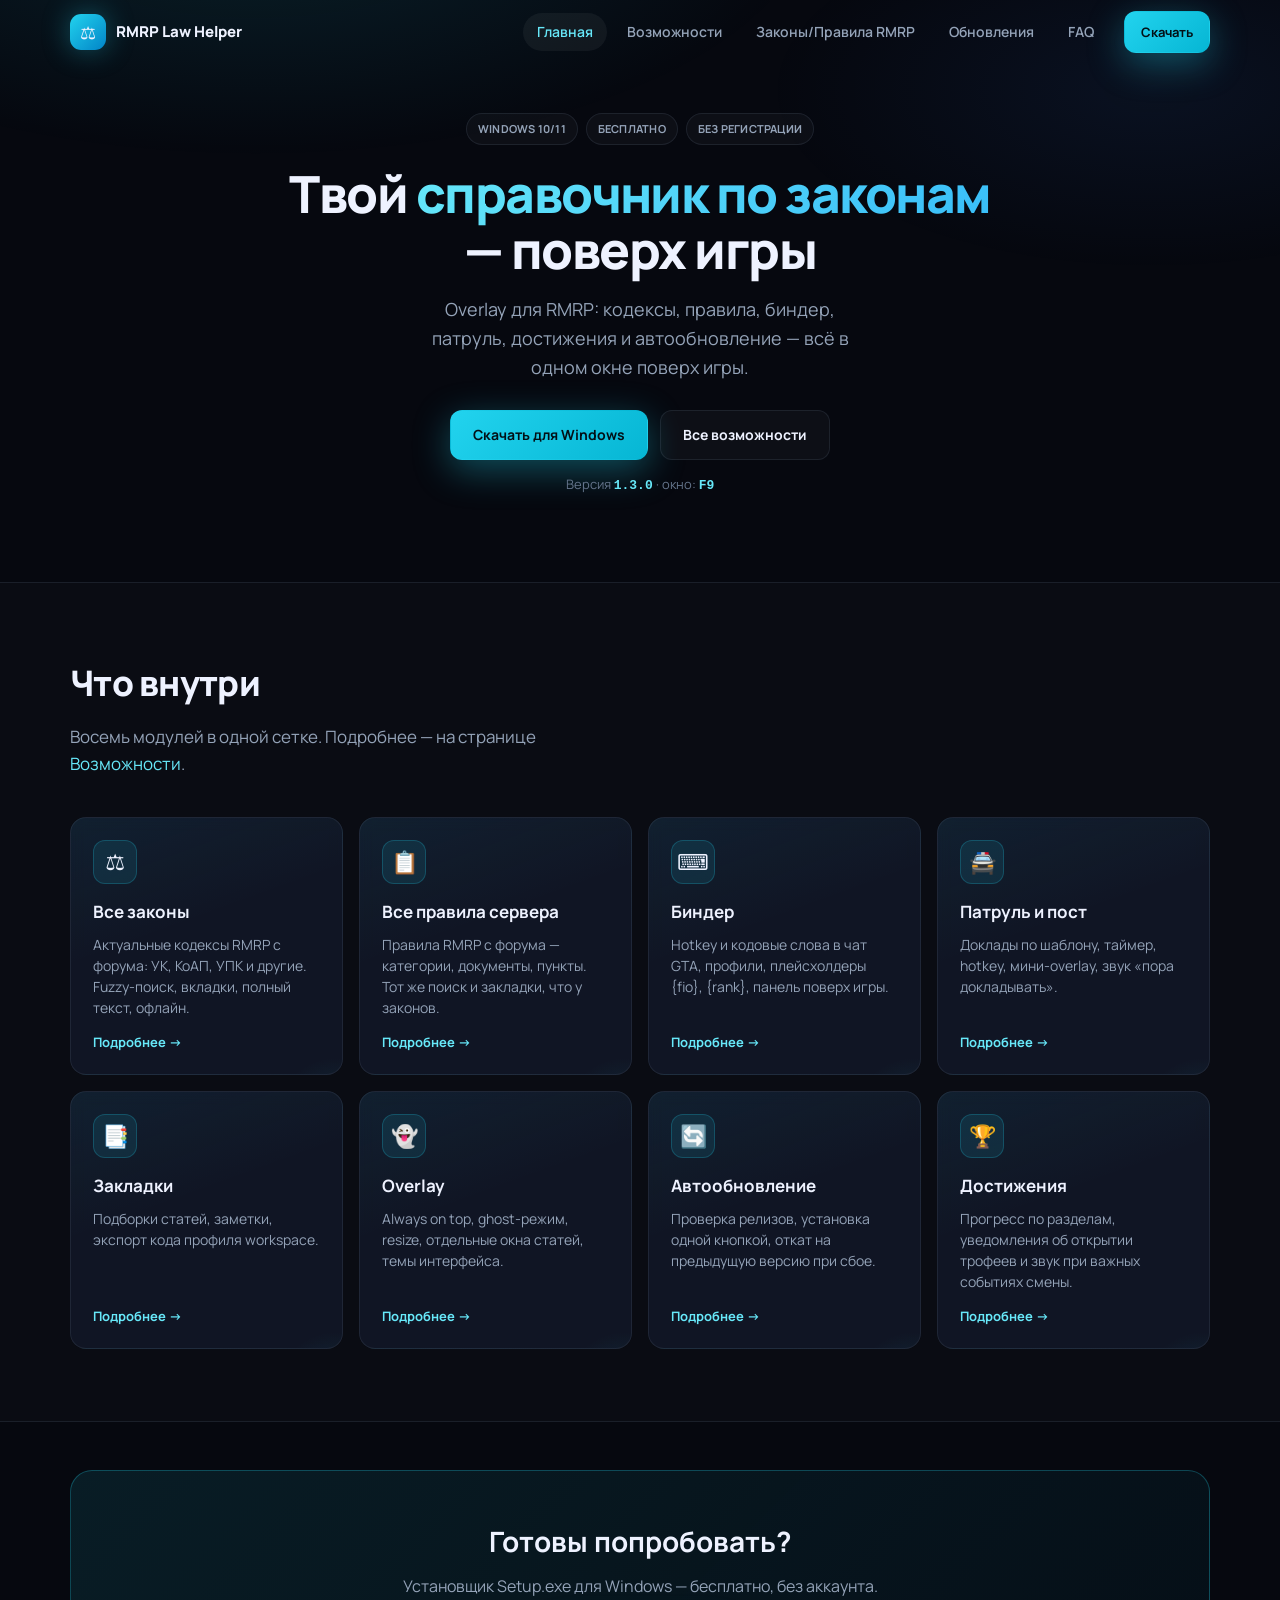
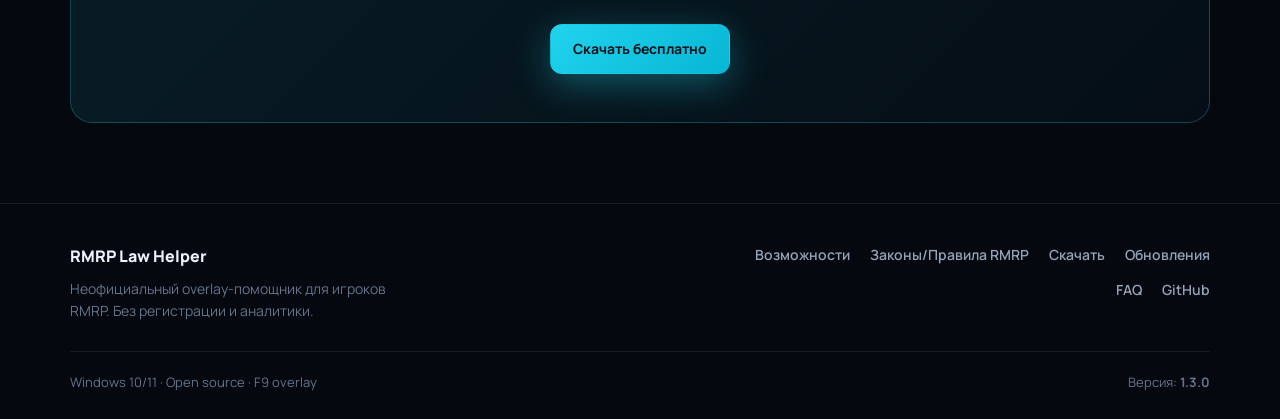
<file: index.html>
<!DOCTYPE html>
<html lang="ru">
<head>
  <meta charset="UTF-8" />
  <meta name="viewport" content="width=device-width, initial-scale=1.0" />
  <title>RMRP Law Helper — законы и биндер поверх игры</title>
  <meta name="description" content="Бесплатный overlay для RMRP: законы, правила, биндер, патруль. Windows 10/11." />
  <link rel="icon" href="data:image/svg+xml,<svg xmlns='http://www.w3.org/2000/svg' viewBox='0 0 100 100'><text y='.9em' font-size='90'>⚖</text></svg>" />
  <link rel="stylesheet" href="css/style.css" />
</head>
<body data-page="home">
  <main>
    <section class="page-hero">
      <div class="container page-hero-grid page-hero-grid--solo">
        <div class="reveal">
          <div class="badges">
            <span class="badge">Windows 10/11</span>
            <span class="badge">Бесплатно</span>
            <span class="badge">Без регистрации</span>
          </div>
          <h1>Твой <em>справочник по законам</em> — поверх игры</h1>
          <p class="hero-lead">
            Overlay для RMRP: кодексы, правила, биндер, патруль, достижения и автообновление —
            всё в одном окне поверх игры.
          </p>
          <div class="hero-actions">
            <a class="btn btn-primary download-link" href="download.html">Скачать для Windows</a>
            <a class="btn btn-ghost" href="features.html">Все возможности</a>
          </div>
          <p class="hero-note">
            Версия <strong data-version>…</strong> · окно: <strong data-hotkey>F9</strong>
          </p>
        </div>
      </div>
    </section>

    <section class="section section-alt">
      <div class="container">
        <h2 class="section-title reveal">Что внутри</h2>
        <p class="section-lead reveal">Восемь модулей в одной сетке. Подробнее — на странице <a href="features.html">Возможности</a>.</p>
        <div class="features-grid">
          <article class="feature-card reveal">
            <div class="feature-icon">⚖</div>
            <h3>Все законы</h3>
            <p>Актуальные кодексы RMRP с форума: УК, КоАП, УПК и другие. Fuzzy-поиск, вкладки, полный текст, офлайн.</p>
            <a href="features.html#laws">Подробнее →</a>
          </article>
          <article class="feature-card reveal">
            <div class="feature-icon">📋</div>
            <h3>Все правила сервера</h3>
            <p>Правила RMRP с форума — категории, документы, пункты. Тот же поиск и закладки, что у законов.</p>
            <a href="features.html#rules">Подробнее →</a>
          </article>
          <article class="feature-card reveal">
            <div class="feature-icon">⌨</div>
            <h3>Биндер</h3>
            <p>Hotkey и кодовые слова в чат GTA, профили, плейсхолдеры {fio}, {rank}, панель поверх игры.</p>
            <a href="features.html#binder">Подробнее →</a>
          </article>
          <article class="feature-card reveal">
            <div class="feature-icon">🚔</div>
            <h3>Патруль и пост</h3>
            <p>Доклады по шаблону, таймер, hotkey, мини-overlay, звук «пора докладывать».</p>
            <a href="features.html#duty">Подробнее →</a>
          </article>
          <article class="feature-card reveal">
            <div class="feature-icon">📑</div>
            <h3>Закладки</h3>
            <p>Подборки статей, заметки, экспорт кода профиля workspace.</p>
            <a href="features.html#workspace">Подробнее →</a>
          </article>
          <article class="feature-card reveal">
            <div class="feature-icon">👻</div>
            <h3>Overlay</h3>
            <p>Always on top, ghost-режим, resize, отдельные окна статей, темы интерфейса.</p>
            <a href="features.html#overlay">Подробнее →</a>
          </article>
          <article class="feature-card reveal">
            <div class="feature-icon">🔄</div>
            <h3>Автообновление</h3>
            <p>Проверка релизов, установка одной кнопкой, откат на предыдущую версию при сбое.</p>
            <a href="features.html#updates">Подробнее →</a>
          </article>
          <article class="feature-card reveal">
            <div class="feature-icon">🏆</div>
            <h3>Достижения</h3>
            <p>Прогресс по разделам, уведомления об открытии трофеев и звук при важных событиях смены.</p>
            <a href="features.html#achievements">Подробнее →</a>
          </article>
        </div>
      </div>
    </section>

    <section class="section section-alt" id="video-review">
      <div class="container">
        <h2 class="section-title reveal">Видеобзор</h2>
        <p class="section-lead reveal">Посмотрите, как приложение работает в игре.</p>
        <div class="video-embed-wrap reveal" data-youtube-wrap hidden>
          <div class="video-embed">
            <iframe
              data-youtube-iframe
              title="Видеобзор RMRP Law Helper"
              allow="accelerometer; autoplay; clipboard-write; encrypted-media; gyroscope; picture-in-picture; web-share"
              allowfullscreen
              loading="lazy"
            ></iframe>
          </div>
        </div>
      </div>
    </section>

    <section class="container">
      <div class="cta-banner reveal">
        <h2>Готовы попробовать?</h2>
        <p>Установщик Setup.exe для Windows — бесплатно, без аккаунта.</p>
        <a class="btn btn-primary download-link" href="download.html">Скачать бесплатно</a>
      </div>
    </section>
  </main>

  <script src="config.js?v=6"></script>
  <script src="js/layout.js"></script>
  <script src="js/main.js?v=4"></script>
  <script src="js/animations.js"></script>
</body>
</html>
</file>
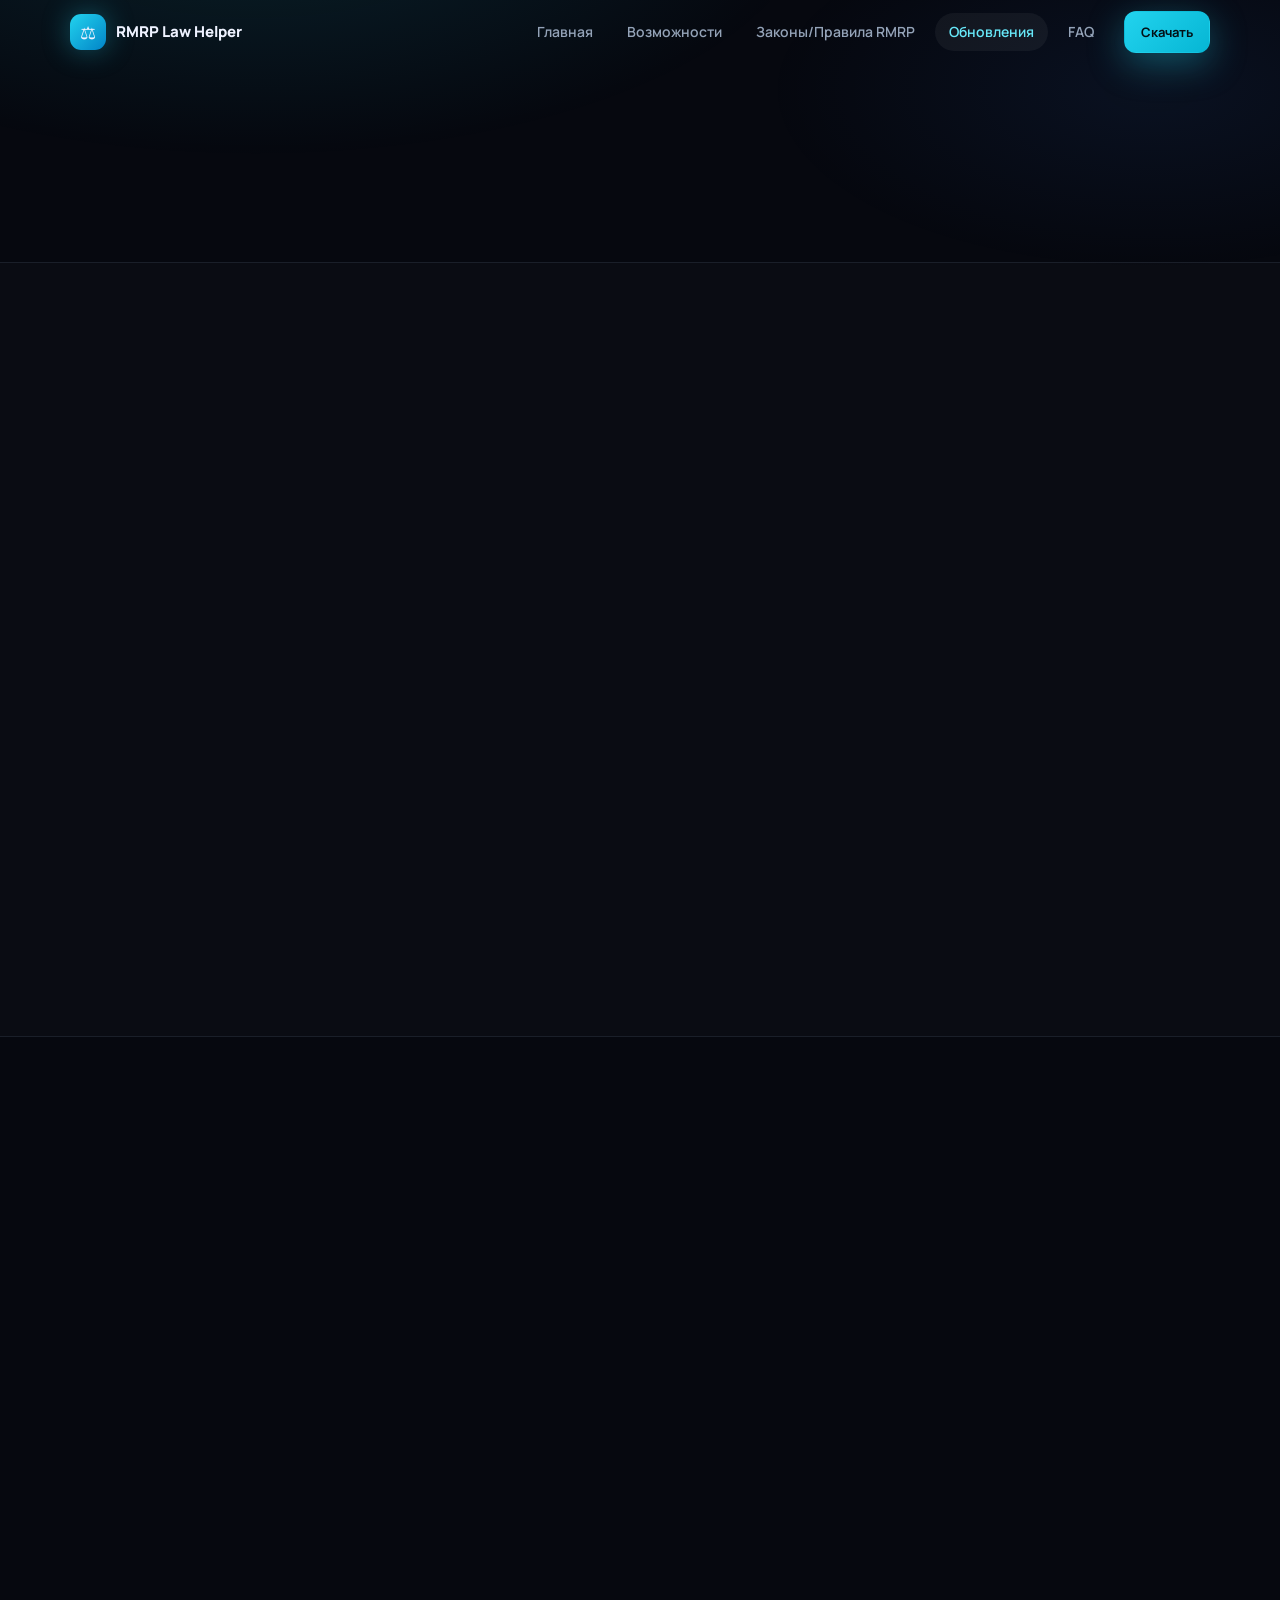
<file: changelog.html>
<!DOCTYPE html>
<html lang="ru">
<head>
  <meta charset="UTF-8" />
  <meta http-equiv="refresh" content="0; url=updates.html" />
  <title>Обновления — RMRP Law Helper</title>
  <link rel="canonical" href="updates.html" />
</head>
<body>
  <p><a href="updates.html">Перейти к обновлениям</a></p>
</body>
</html>
</file>
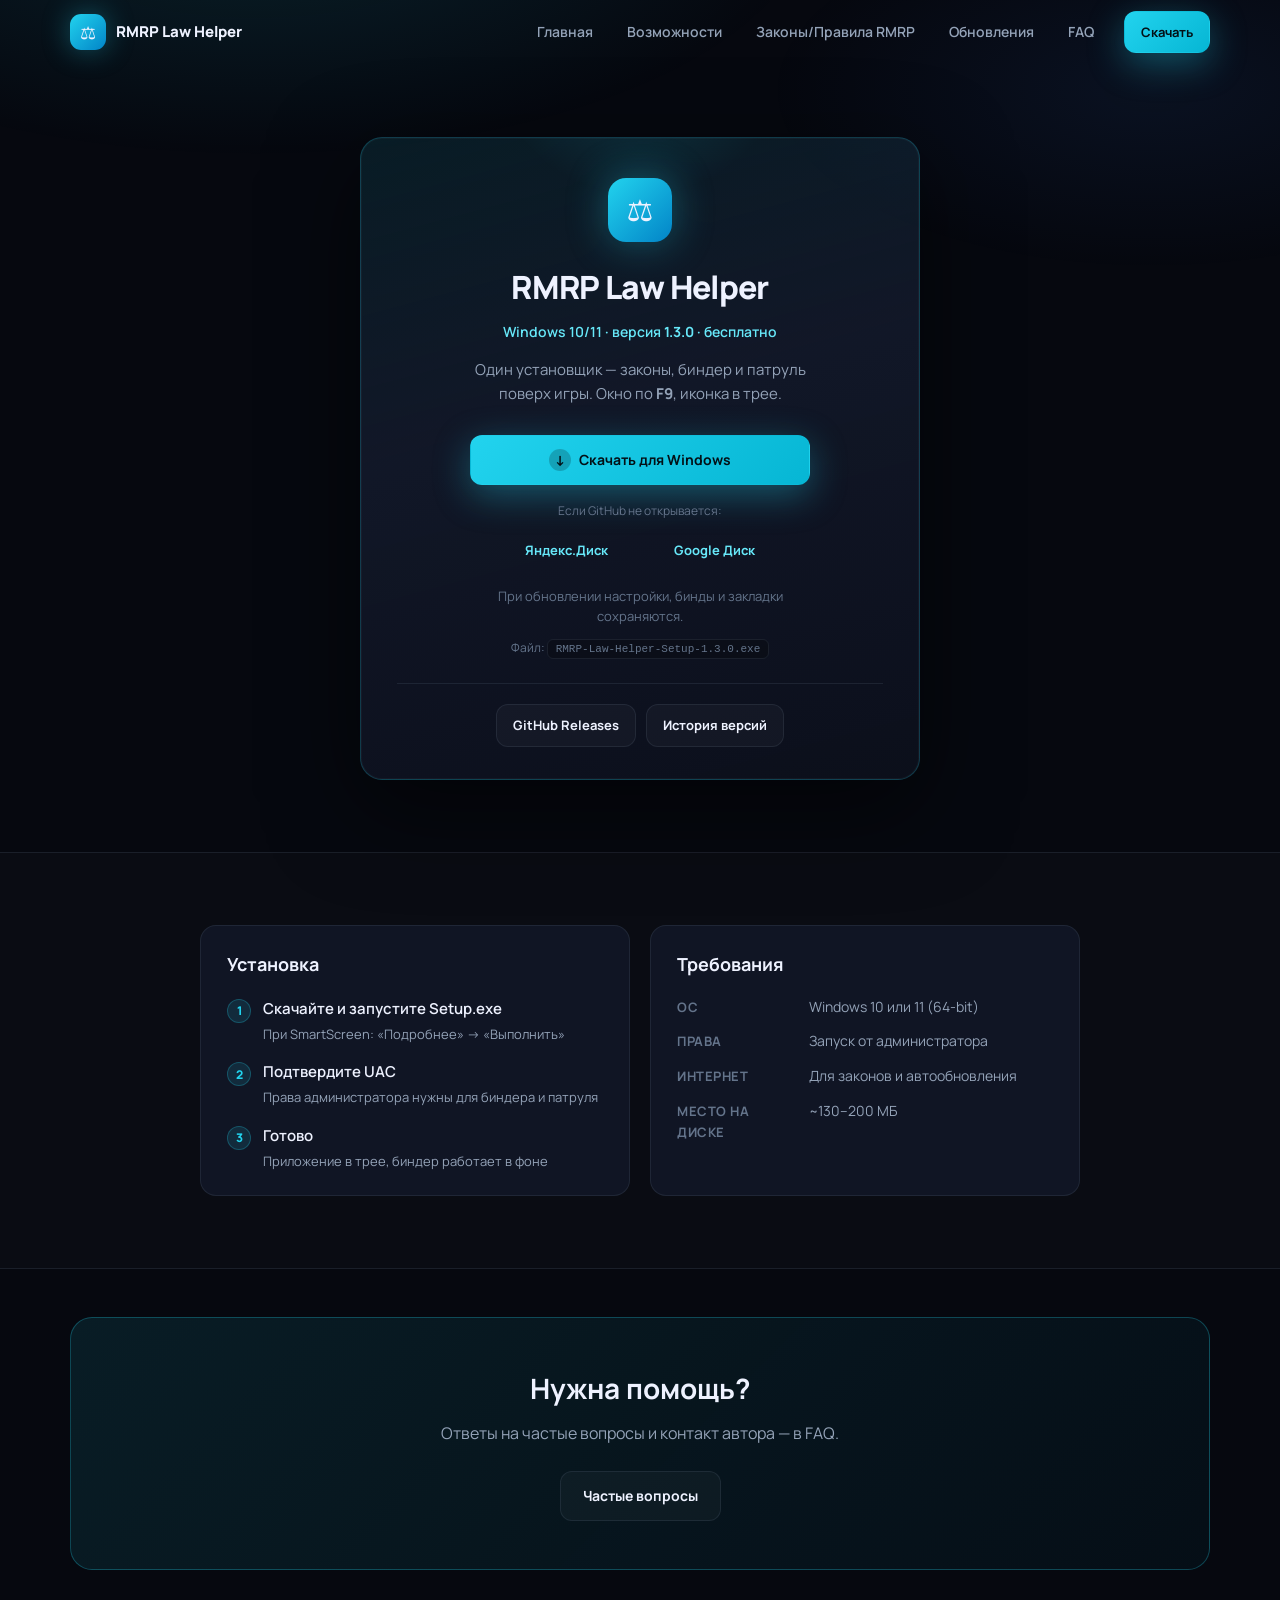
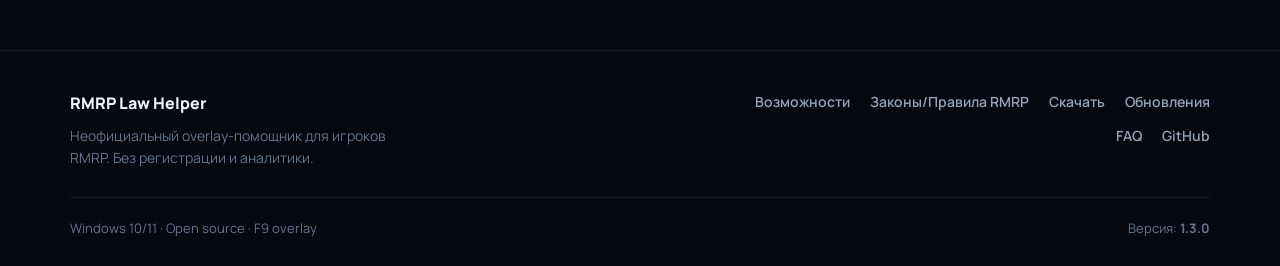
<file: download.html>
<!DOCTYPE html>
<html lang="ru">
<head>
  <meta charset="UTF-8" />
  <meta name="viewport" content="width=device-width, initial-scale=1.0" />
  <title>Скачать — RMRP Law Helper</title>
  <meta name="description" content="Скачать RMRP Law Helper для Windows 10/11. Установщик Setup.exe с автообновлением." />
  <link rel="icon" href="data:image/svg+xml,<svg xmlns='http://www.w3.org/2000/svg' viewBox='0 0 100 100'><text y='.9em' font-size='90'>⚖</text></svg>" />
  <link rel="stylesheet" href="css/style.css" />
</head>
<body data-page="download">
  <main>
    <section class="section download-hero-section">
      <div class="container download-hero-container">
        <article class="download-hero reveal">
          <div class="download-hero-glow" aria-hidden="true"></div>
          <div class="download-hero-icon" aria-hidden="true">⚖</div>
          <h1 class="download-hero-title">RMRP Law Helper</h1>
          <p class="download-hero-subtitle">
            Windows 10/11 · версия <strong data-version>…</strong> · бесплатно
          </p>
          <p class="download-hero-lead">
            Один установщик — законы, биндер и патруль поверх игры.
            Окно по <strong data-hotkey>F9</strong>, иконка в трее.
          </p>
          <div class="download-hero-actions">
            <a class="btn btn-primary btn-lg setup-download-link download-hero-btn" id="download-setup-btn" href="#">
              <span class="download-hero-btn-icon" aria-hidden="true">↓</span>
              Скачать для Windows
            </a>
          </div>
          <div class="download-mirrors" id="download-mirrors" hidden>
            <p class="download-mirrors-label">Если GitHub не открывается:</p>
            <div class="download-mirrors-actions">
              <a
                class="btn btn-soft btn-sm download-mirror-link"
                id="download-mirror-yandex"
                href="#"
                target="_blank"
                rel="noopener"
                hidden
              >Яндекс.Диск</a>
              <a
                class="btn btn-soft btn-sm download-mirror-link"
                id="download-mirror-google"
                href="#"
                target="_blank"
                rel="noopener"
                hidden
              >Google Диск</a>
            </div>
          </div>
          <p class="download-hero-note">
            При обновлении настройки, бинды и закладки сохраняются.
          </p>
          <p class="download-hero-file" id="download-setup-filename" hidden>
            Файл: <code></code>
          </p>
          <div class="download-hero-links">
            <a class="btn btn-ghost btn-sm github-link" id="github-btn" href="#" target="_blank" rel="noopener">GitHub Releases</a>
            <a class="btn btn-ghost btn-sm" href="updates.html">История версий</a>
          </div>
        </article>
      </div>
    </section>

    <section class="section section-alt download-details">
      <div class="container download-details-grid">
        <article class="download-panel reveal">
          <h2 class="download-panel-title">Установка</h2>
          <ol class="download-steps">
            <li>
              <span class="download-step-label">Скачайте и запустите Setup.exe</span>
              <span class="download-step-hint">При SmartScreen: «Подробнее» → «Выполнить»</span>
            </li>
            <li>
              <span class="download-step-label">Подтвердите UAC</span>
              <span class="download-step-hint">Права администратора нужны для биндера и патруля</span>
            </li>
            <li>
              <span class="download-step-label">Готово</span>
              <span class="download-step-hint">Приложение в трее, биндер работает в фоне</span>
            </li>
          </ol>
        </article>
        <article class="download-panel reveal">
          <h2 class="download-panel-title">Требования</h2>
          <dl class="download-specs">
            <div>
              <dt>ОС</dt>
              <dd>Windows 10 или 11 (64-bit)</dd>
            </div>
            <div>
              <dt>Права</dt>
              <dd>Запуск от администратора</dd>
            </div>
            <div>
              <dt>Интернет</dt>
              <dd>Для законов и автообновления</dd>
            </div>
            <div>
              <dt>Место на диске</dt>
              <dd>~130–200 МБ</dd>
            </div>
          </dl>
        </article>
      </div>
    </section>

    <section class="container">
      <div class="cta-banner reveal">
        <h2>Нужна помощь?</h2>
        <p>Ответы на частые вопросы и контакт автора — в FAQ.</p>
        <a class="btn btn-ghost" href="faq.html">Частые вопросы</a>
      </div>
    </section>
  </main>

  <script src="config.js?v=6"></script>
  <script src="js/layout.js"></script>
  <script src="js/main.js?v=4"></script>
  <script src="js/animations.js"></script>
</body>
</html>
</file>
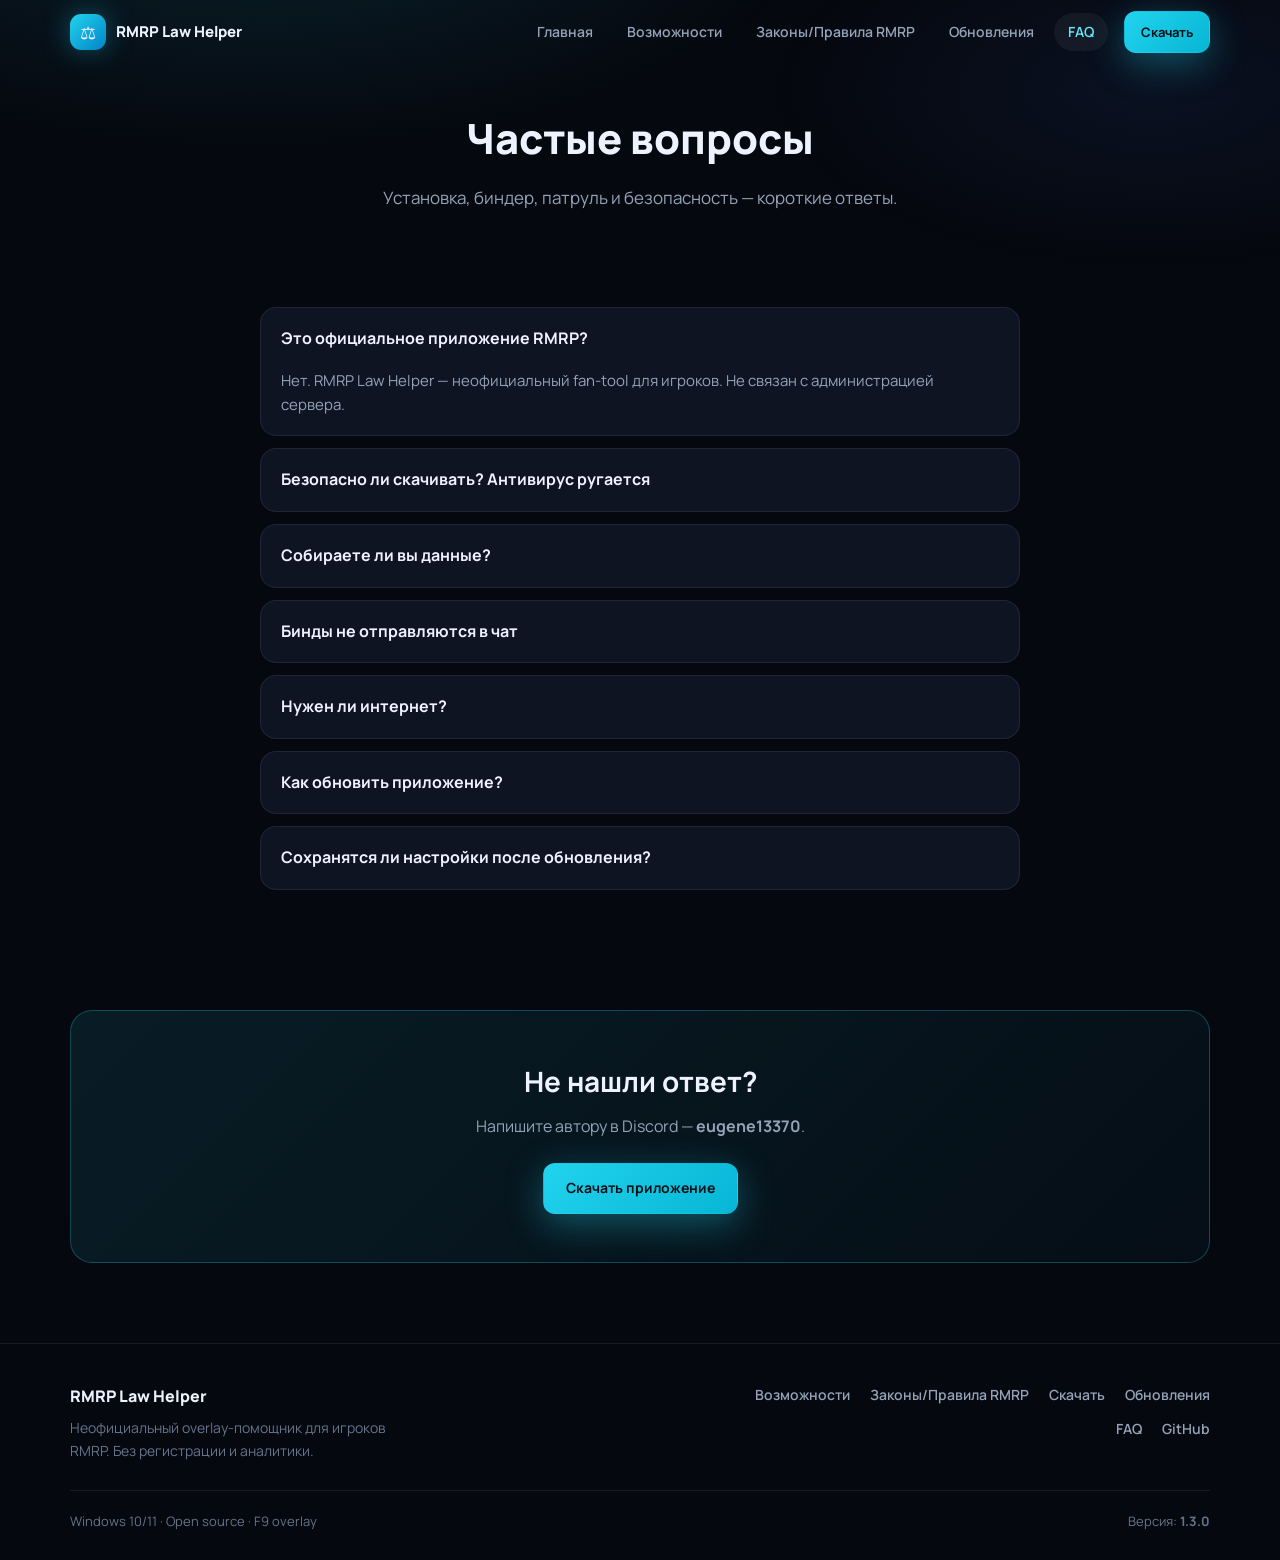
<file: faq.html>
<!DOCTYPE html>
<html lang="ru">
<head>
  <meta charset="UTF-8" />
  <meta name="viewport" content="width=device-width, initial-scale=1.0" />
  <title>FAQ — RMRP Law Helper</title>
  <meta name="description" content="Ответы на частые вопросы о RMRP Law Helper." />
  <link rel="icon" href="data:image/svg+xml,<svg xmlns='http://www.w3.org/2000/svg' viewBox='0 0 100 100'><text y='.9em' font-size='90'>⚖</text></svg>" />
  <link rel="stylesheet" href="css/style.css" />
</head>
<body data-page="faq">
  <main>
    <div class="page-head container reveal">
      <h1>Частые вопросы</h1>
      <p>Установка, биндер, патруль и безопасность — короткие ответы.</p>
    </div>

    <section class="section">
      <div class="container">
        <div class="faq-list">
          <details class="faq-item reveal" open>
            <summary>Это официальное приложение RMRP?</summary>
            <p>
              Нет. RMRP Law Helper — неофициальный fan-tool для игроков.
              Не связан с администрацией сервера.
            </p>
          </details>
          <details class="faq-item reveal">
            <summary>Безопасно ли скачивать? Антивирус ругается</summary>
            <p>
              Приложение не подписано платным сертификатом — Windows SmartScreen может предупредить.
              Скачивайте только с официальной страницы «Скачать» или GitHub Releases проекта.
            </p>
          </details>
          <details class="faq-item reveal">
            <summary>Собираете ли вы данные?</summary>
            <p>
              Нет. Нет регистрации, аналитики и телеметрии. Сайт тоже без трекеров.
              Настройки хранятся локально на вашем ПК.
            </p>
          </details>
          <details class="faq-item reveal">
            <summary>Бинды не отправляются в чат</summary>
            <p>
              Запустите приложение от имени администратора, если GTA с admin-правами.
              Переключите фокус на игру. Проверьте в настройках клавишу чата (T, Y, F4).
              В разделе биндера — статус Native hotkeys должен быть 2/2 или больше.
            </p>
          </details>
          <details class="faq-item reveal">
            <summary>Нужен ли интернет?</summary>
            <p>
              Для первого запуска и обновления законов — желательно.
              После кэширования справочник работает офлайн.
            </p>
          </details>
          <details class="faq-item reveal">
            <summary>Как обновить приложение?</summary>
            <p>
              Установленная версия обновляется автоматически: при выходе релиза появится окно в приложении.
              Или проверьте вручную в настройках → «Обновление приложения».
            </p>
          </details>
          <details class="faq-item reveal">
            <summary>Сохранятся ли настройки после обновления?</summary>
            <p>
              Да. Бинды, закладки, hotkey, тема и прочие настройки лежат в папке <code>config</code> рядом с программой
              и не затрагиваются при автообновлении. Откат версии в настройках тоже не трогает ваш конфиг.
            </p>
          </details>
        </div>
      </div>
    </section>

    <section class="container">
      <div class="cta-banner reveal">
        <h2>Не нашли ответ?</h2>
        <p>Напишите автору в Discord — <strong>eugene13370</strong>.</p>
        <a class="btn btn-primary download-link" href="download.html">Скачать приложение</a>
      </div>
    </section>
  </main>

  <script src="config.js?v=6"></script>
  <script src="js/layout.js"></script>
  <script src="js/main.js?v=3"></script>
  <script src="js/animations.js"></script>
</body>
</html>
</file>
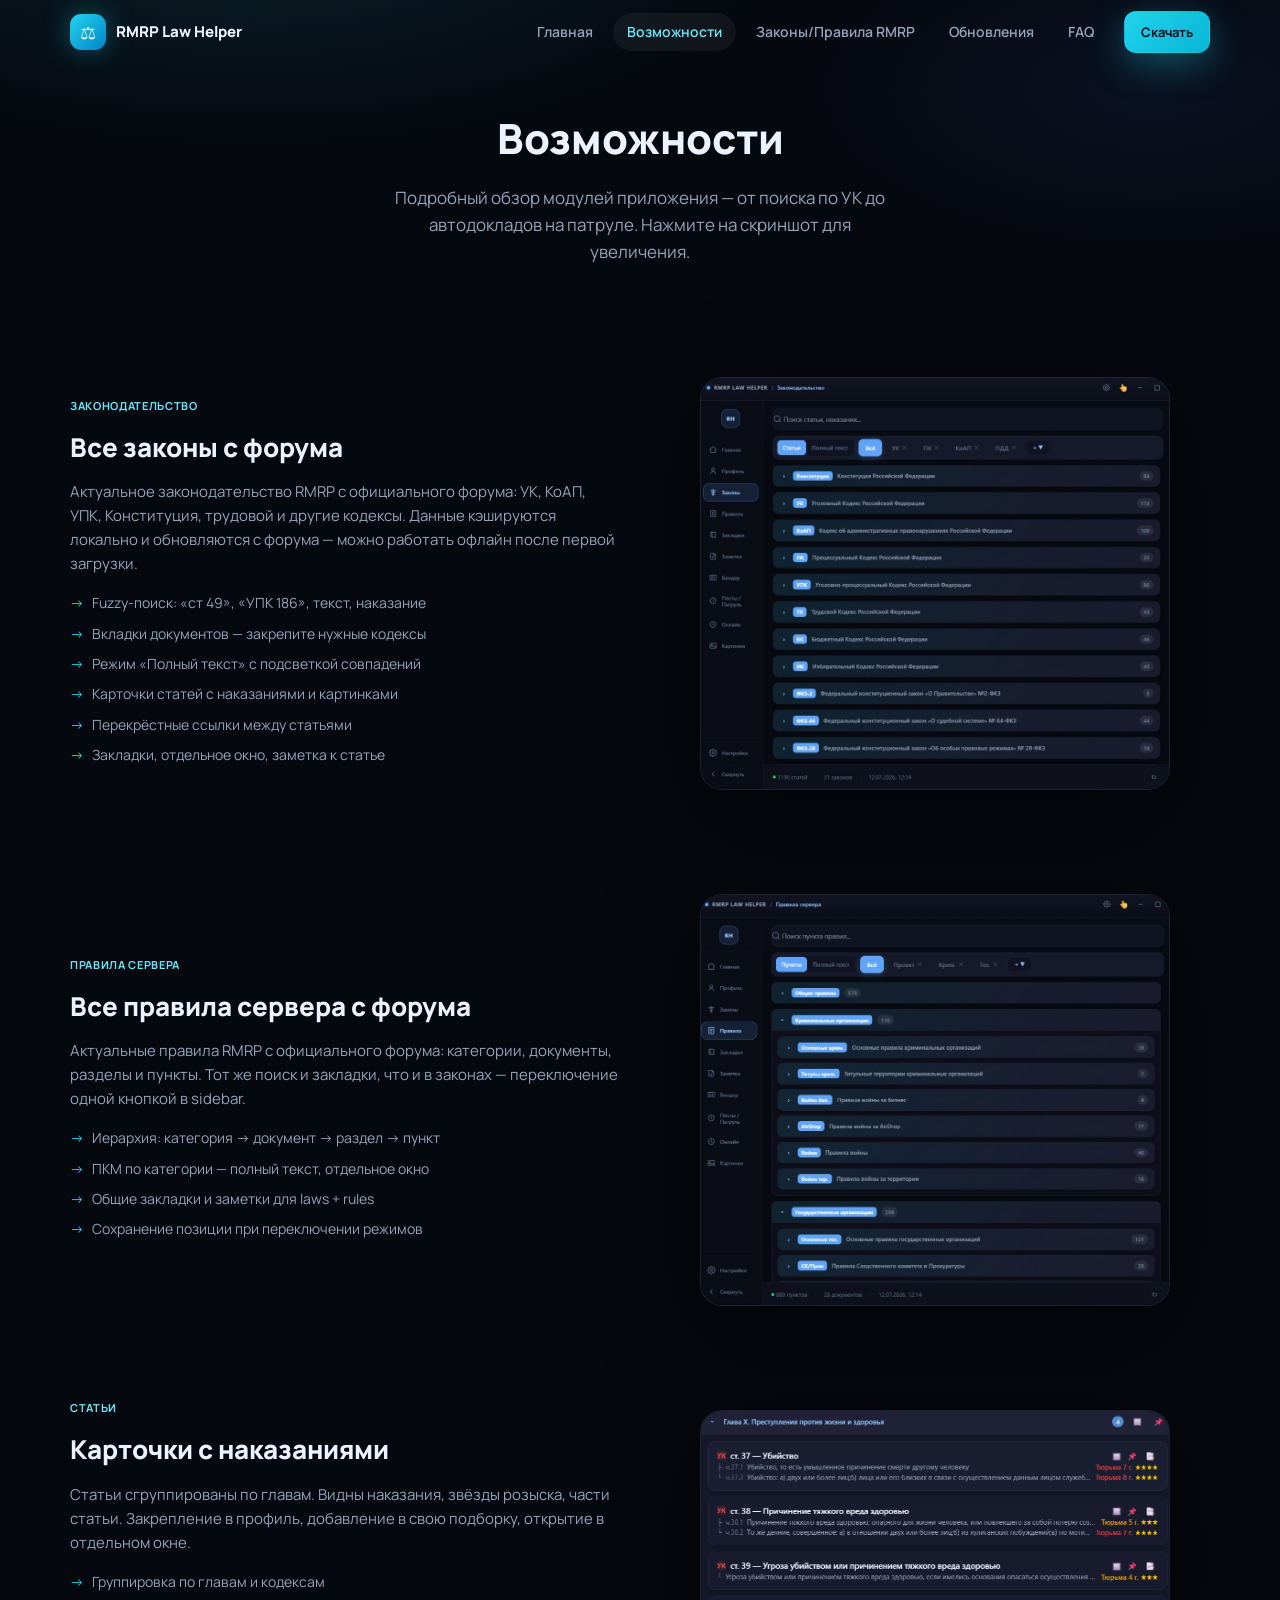
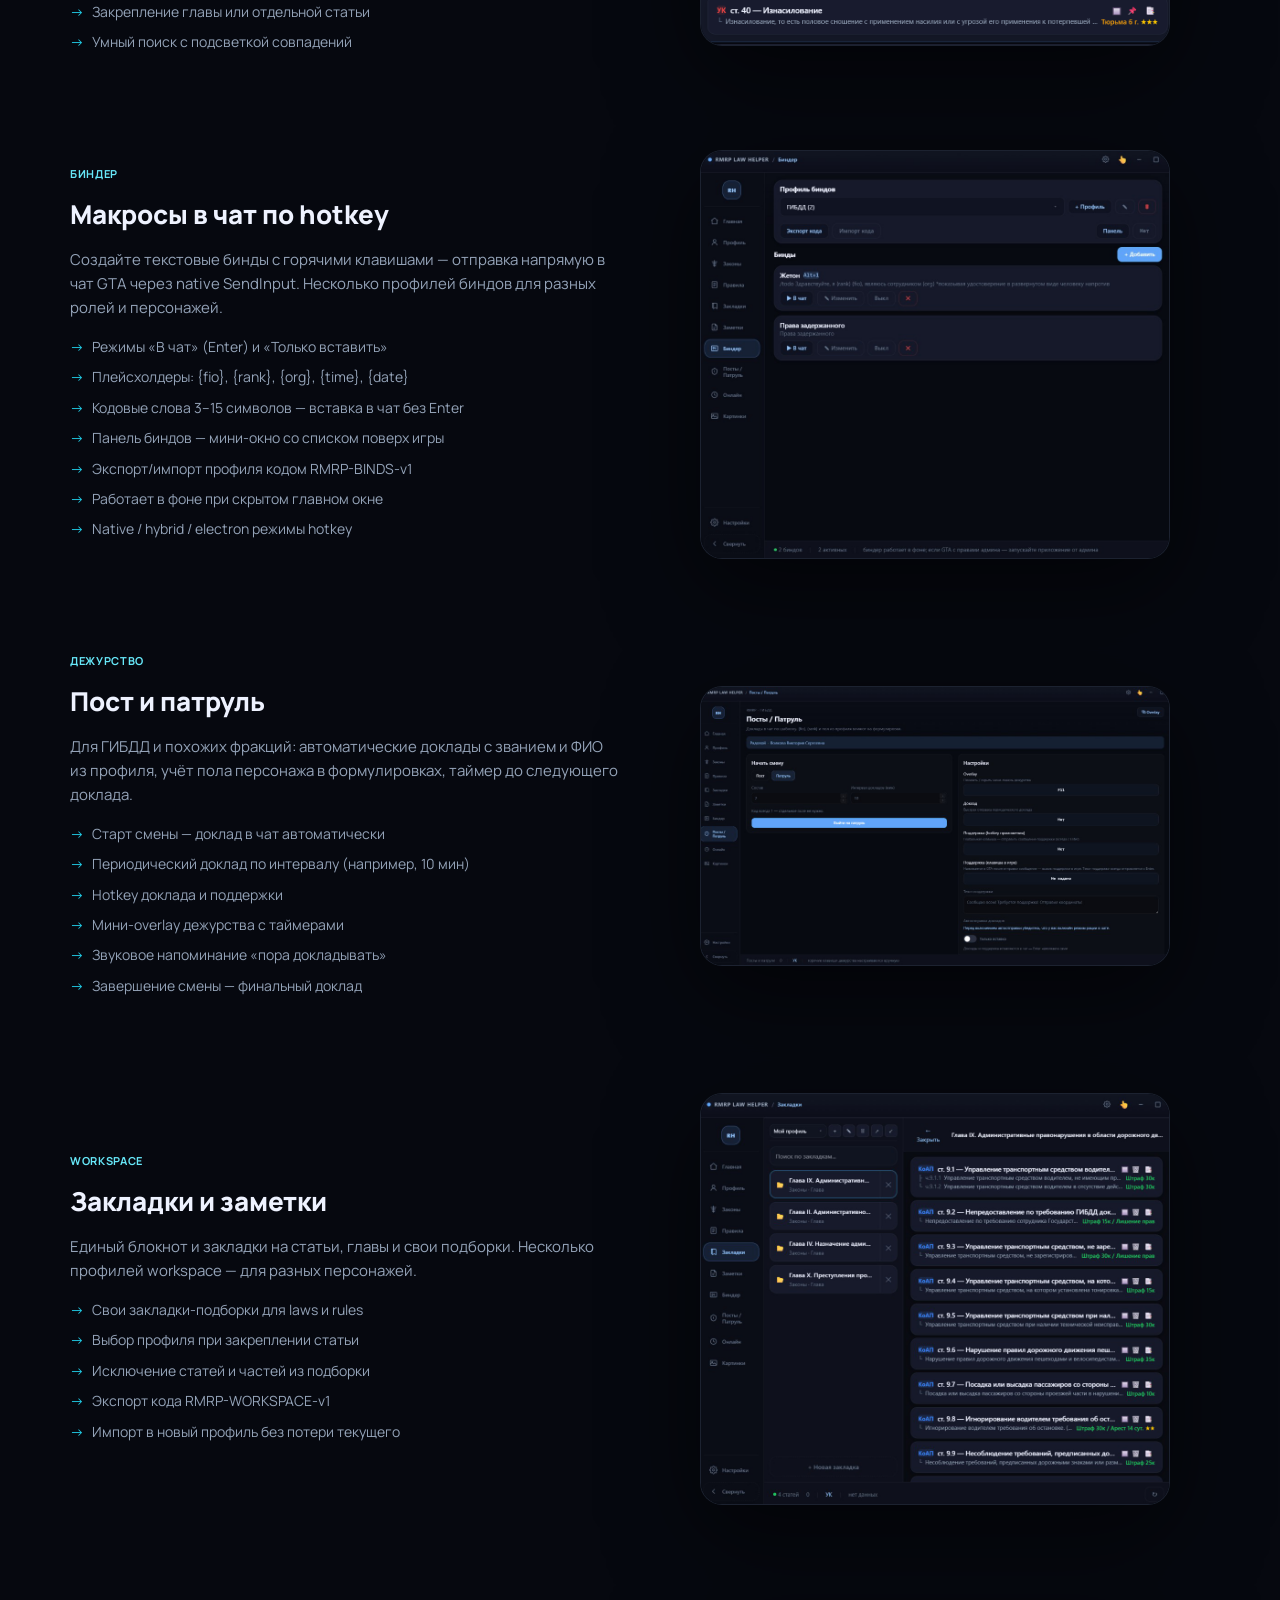
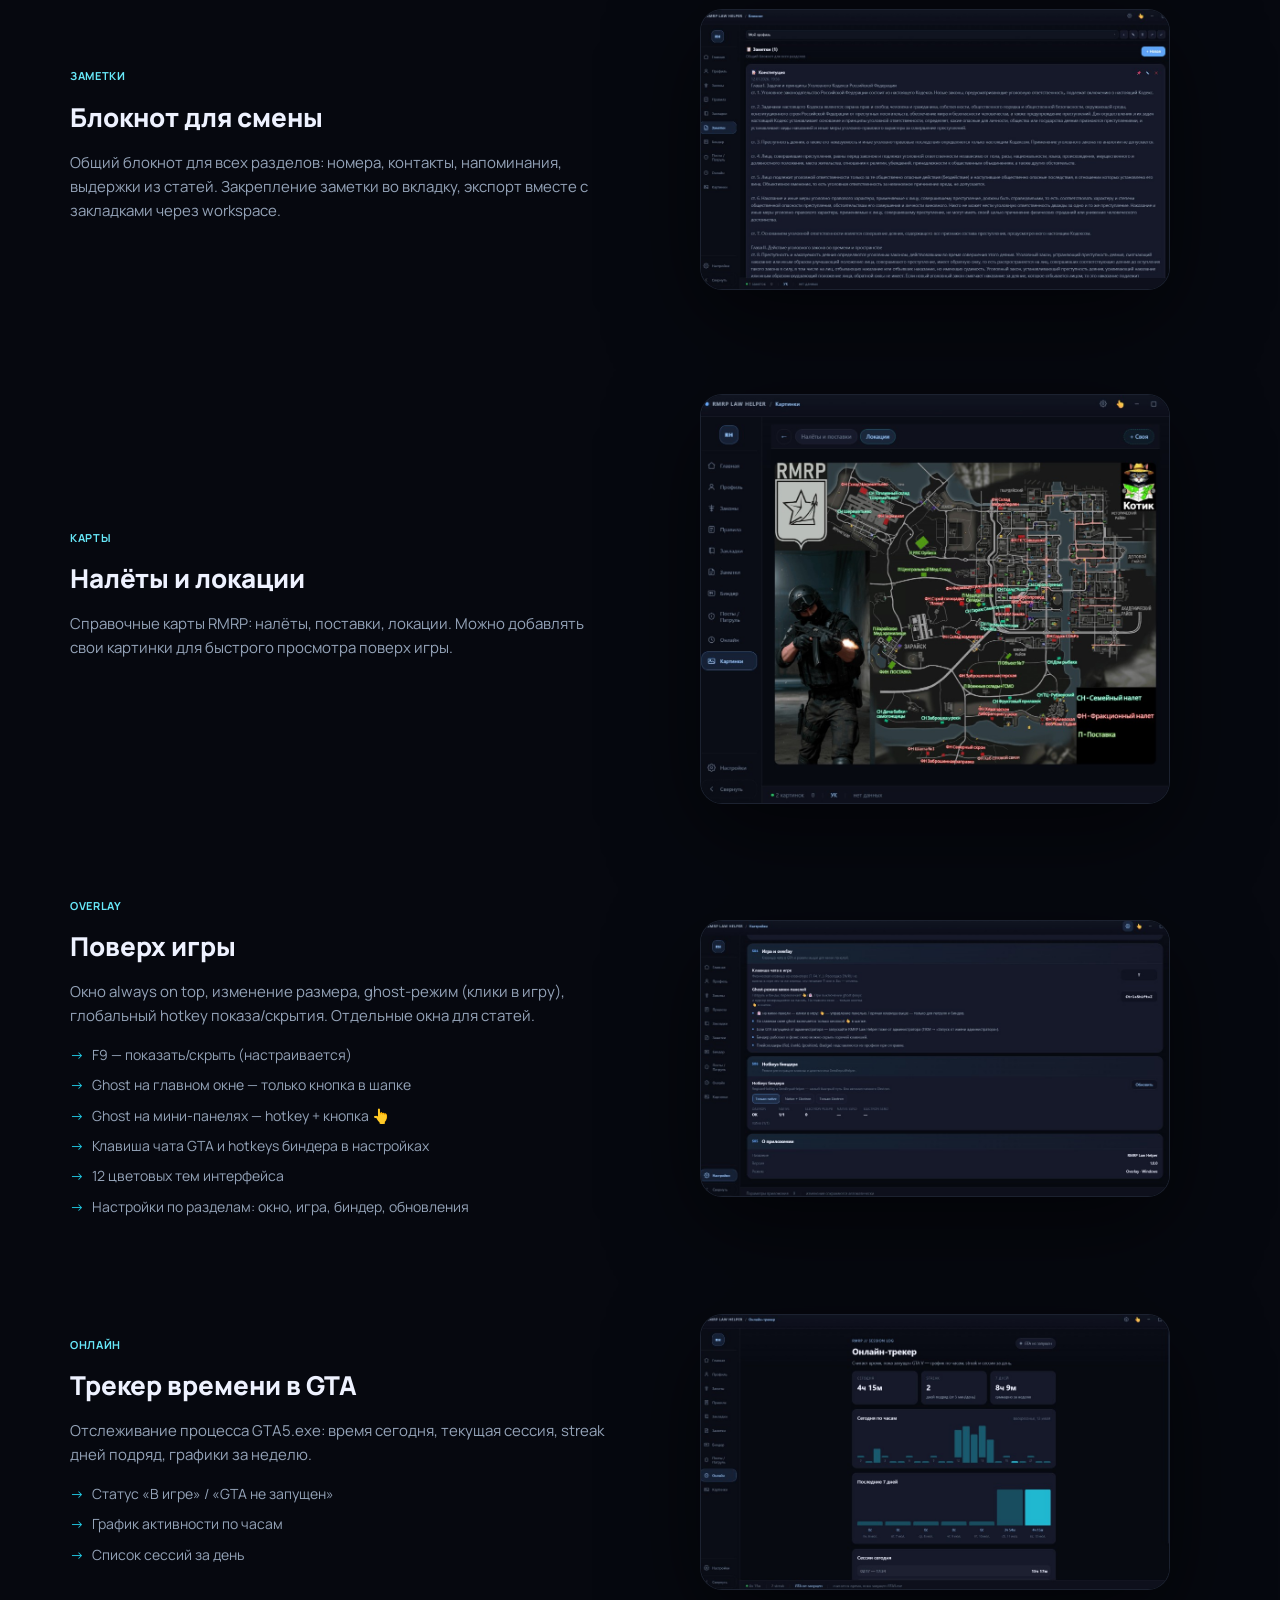
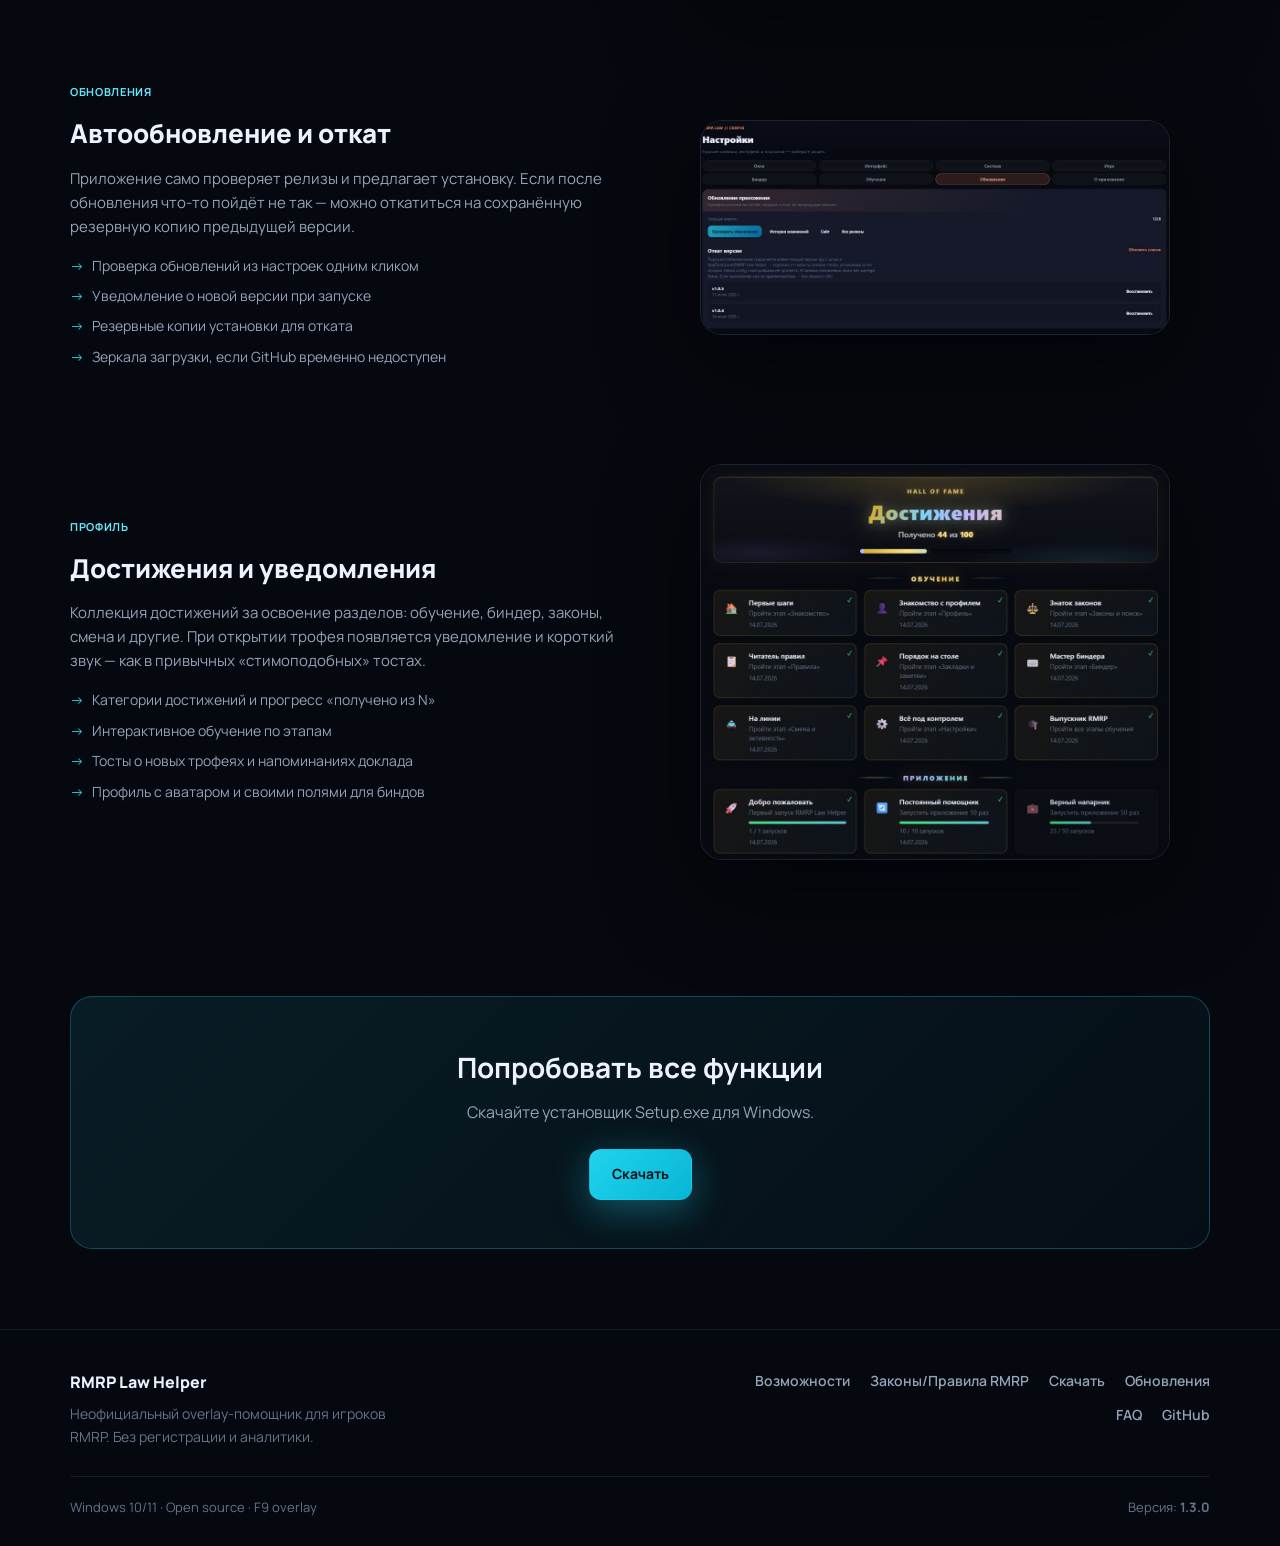
<file: features.html>
<!DOCTYPE html>
<html lang="ru">
<head>
  <meta charset="UTF-8" />
  <meta name="viewport" content="width=device-width, initial-scale=1.0" />
  <title>Возможности — RMRP Law Helper</title>
  <meta name="description" content="Подробное описание функций RMRP Law Helper: законы, биндер, патруль, overlay." />
  <link rel="icon" href="data:image/svg+xml,<svg xmlns='http://www.w3.org/2000/svg' viewBox='0 0 100 100'><text y='.9em' font-size='90'>⚖</text></svg>" />
  <link rel="stylesheet" href="css/style.css" />
</head>
<body data-page="features">
  <main>
    <div class="page-head container reveal">
      <h1>Возможности</h1>
      <p>Подробный обзор модулей приложения — от поиска по УК до автодокладов на патруле. Нажмите на скриншот для увеличения.</p>
    </div>

    <section class="section">
      <div class="container">
        <article class="feature-block reveal" id="laws">
          <div class="feature-block-text">
            <span class="tag">Законодательство</span>
            <h2>Все законы с форума</h2>
            <p>
              Актуальное законодательство RMRP с официального форума: УК, КоАП, УПК, Конституция, трудовой и другие кодексы.
              Данные кэшируются локально и обновляются с форума — можно работать офлайн после первой загрузки.
            </p>
            <ul class="feature-list">
              <li>Fuzzy-поиск: «ст 49», «УПК 186», текст, наказание</li>
              <li>Вкладки документов — закрепите нужные кодексы</li>
              <li>Режим «Полный текст» с подсветкой совпадений</li>
              <li>Карточки статей с наказаниями и картинками</li>
              <li>Перекрёстные ссылки между статьями</li>
              <li>Закладки, отдельное окно, заметка к статье</li>
            </ul>
          </div>
          <div class="feature-block-media">
            <figure class="screenshot-frame">
              <img src="images/screenshot-laws.png" alt="Список законов и кодексов" loading="lazy" />
            </figure>
          </div>
        </article>

        <article class="feature-block reverse reveal" id="rules">
          <div class="feature-block-text">
            <span class="tag">Правила сервера</span>
            <h2>Все правила сервера с форума</h2>
            <p>
              Актуальные правила RMRP с официального форума: категории, документы, разделы и пункты.
              Тот же поиск и закладки, что и в законах — переключение одной кнопкой в sidebar.
            </p>
            <ul class="feature-list">
              <li>Иерархия: категория → документ → раздел → пункт</li>
              <li>ПКМ по категории — полный текст, отдельное окно</li>
              <li>Общие закладки и заметки для laws + rules</li>
              <li>Сохранение позиции при переключении режимов</li>
            </ul>
          </div>
          <div class="feature-block-media">
            <figure class="screenshot-frame">
              <img src="images/screenshot-rules.png" alt="Правила сервера RMRP" loading="lazy" />
            </figure>
          </div>
        </article>

        <article class="feature-block reveal" id="articles">
          <div class="feature-block-text">
            <span class="tag">Статьи</span>
            <h2>Карточки с наказаниями</h2>
            <p>
              Статьи сгруппированы по главам. Видны наказания, звёзды розыска, части статьи.
              Закрепление в профиль, добавление в свою подборку, открытие в отдельном окне.
            </p>
            <ul class="feature-list">
              <li>Группировка по главам и кодексам</li>
              <li>Закрепление главы или отдельной статьи</li>
              <li>Умный поиск с подсветкой совпадений</li>
            </ul>
          </div>
          <div class="feature-block-media">
            <figure class="screenshot-frame">
              <img src="images/screenshot-article.png" alt="Карточки статей УК" loading="lazy" />
            </figure>
          </div>
        </article>

        <article class="feature-block reverse reveal" id="binder">
          <div class="feature-block-text">
            <span class="tag">Биндер</span>
            <h2>Макросы в чат по hotkey</h2>
            <p>
              Создайте текстовые бинды с горячими клавишами — отправка напрямую в чат GTA через native SendInput.
              Несколько профилей биндов для разных ролей и персонажей.
            </p>
            <ul class="feature-list">
              <li>Режимы «В чат» (Enter) и «Только вставить»</li>
              <li>Плейсхолдеры: {fio}, {rank}, {org}, {time}, {date}</li>
              <li>Кодовые слова 3–15 символов — вставка в чат без Enter</li>
              <li>Панель биндов — мини-окно со списком поверх игры</li>
              <li>Экспорт/импорт профиля кодом RMRP-BINDS-v1</li>
              <li>Работает в фоне при скрытом главном окне</li>
              <li>Native / hybrid / electron режимы hotkey</li>
            </ul>
          </div>
          <div class="feature-block-media">
            <figure class="screenshot-frame">
              <img src="images/screenshot-binder.png" alt="Биндер — профили и список биндов" loading="lazy" />
            </figure>
          </div>
        </article>

        <article class="feature-block reveal" id="duty">
          <div class="feature-block-text">
            <span class="tag">Дежурство</span>
            <h2>Пост и патруль</h2>
            <p>
              Для ГИБДД и похожих фракций: автоматические доклады с званием и ФИО из профиля,
              учёт пола персонажа в формулировках, таймер до следующего доклада.
            </p>
            <ul class="feature-list">
              <li>Старт смены — доклад в чат автоматически</li>
              <li>Периодический доклад по интервалу (например, 10 мин)</li>
              <li>Hotkey доклада и поддержки</li>
              <li>Мини-overlay дежурства с таймерами</li>
              <li>Звуковое напоминание «пора докладывать»</li>
              <li>Завершение смены — финальный доклад</li>
            </ul>
          </div>
          <div class="feature-block-media">
            <figure class="screenshot-frame">
              <img src="images/screenshot-duty.png" alt="Пост и патруль" loading="lazy" />
            </figure>
          </div>
        </article>

        <article class="feature-block reverse reveal" id="workspace">
          <div class="feature-block-text">
            <span class="tag">Workspace</span>
            <h2>Закладки и заметки</h2>
            <p>
              Единый блокнот и закладки на статьи, главы и свои подборки.
              Несколько профилей workspace — для разных персонажей.
            </p>
            <ul class="feature-list">
              <li>Свои закладки-подборки для laws и rules</li>
              <li>Выбор профиля при закреплении статьи</li>
              <li>Исключение статей и частей из подборки</li>
              <li>Экспорт кода RMRP-WORKSPACE-v1</li>
              <li>Импорт в новый профиль без потери текущего</li>
            </ul>
          </div>
          <div class="feature-block-media">
            <figure class="screenshot-frame">
              <img src="images/screenshot-bookmarks.png" alt="Закладки и профили workspace" loading="lazy" />
            </figure>
          </div>
        </article>

        <article class="feature-block reveal" id="notes">
          <div class="feature-block-text">
            <span class="tag">Заметки</span>
            <h2>Блокнот для смены</h2>
            <p>
              Общий блокнот для всех разделов: номера, контакты, напоминания, выдержки из статей.
              Закрепление заметки во вкладку, экспорт вместе с закладками через workspace.
            </p>
          </div>
          <div class="feature-block-media">
            <figure class="screenshot-frame">
              <img src="images/screenshot-notes.png" alt="Заметки" loading="lazy" />
            </figure>
          </div>
        </article>

        <article class="feature-block reverse reveal" id="maps">
          <div class="feature-block-text">
            <span class="tag">Карты</span>
            <h2>Налёты и локации</h2>
            <p>
              Справочные карты RMRP: налёты, поставки, локации. Можно добавлять свои картинки
              для быстрого просмотра поверх игры.
            </p>
          </div>
          <div class="feature-block-media">
            <figure class="screenshot-frame">
              <img src="images/screenshot-maps.png" alt="Карты налётов и локаций" loading="lazy" />
            </figure>
          </div>
        </article>

        <article class="feature-block reveal" id="overlay">
          <div class="feature-block-text">
            <span class="tag">Overlay</span>
            <h2>Поверх игры</h2>
            <p>
              Окно always on top, изменение размера, ghost-режим (клики в игру),
              глобальный hotkey показа/скрытия. Отдельные окна для статей.
            </p>
            <ul class="feature-list">
              <li><span data-hotkey>F9</span> — показать/скрыть (настраивается)</li>
              <li>Ghost на главном окне — только кнопка в шапке</li>
              <li>Ghost на мини-панелях — hotkey + кнопка 👆</li>
              <li>Клавиша чата GTA и hotkeys биндера в настройках</li>
              <li>12 цветовых тем интерфейса</li>
              <li>Настройки по разделам: окно, игра, биндер, обновления</li>
            </ul>
          </div>
          <div class="feature-block-media">
            <figure class="screenshot-frame">
              <img src="images/screenshot-settings.png" alt="Настройки overlay и hotkeys" loading="lazy" />
            </figure>
          </div>
        </article>

        <article class="feature-block reverse reveal" id="online">
          <div class="feature-block-text">
            <span class="tag">Онлайн</span>
            <h2>Трекер времени в GTA</h2>
            <p>
              Отслеживание процесса GTA5.exe: время сегодня, текущая сессия,
              streak дней подряд, графики за неделю.
            </p>
            <ul class="feature-list">
              <li>Статус «В игре» / «GTA не запущен»</li>
              <li>График активности по часам</li>
              <li>Список сессий за день</li>
            </ul>
          </div>
          <div class="feature-block-media">
            <figure class="screenshot-frame">
              <img src="images/screenshot-online.png" alt="Онлайн-трекер GTA" loading="lazy" />
            </figure>
          </div>
        </article>

        <article class="feature-block reveal" id="updates">
          <div class="feature-block-text">
            <span class="tag">Обновления</span>
            <h2>Автообновление и откат</h2>
            <p>
              Приложение само проверяет релизы и предлагает установку.
              Если после обновления что-то пойдёт не так — можно откатиться
              на сохранённую резервную копию предыдущей версии.
            </p>
            <ul class="feature-list">
              <li>Проверка обновлений из настроек одним кликом</li>
              <li>Уведомление о новой версии при запуске</li>
              <li>Резервные копии установки для отката</li>
              <li>Зеркала загрузки, если GitHub временно недоступен</li>
            </ul>
          </div>
          <div class="feature-block-media">
            <figure class="screenshot-frame">
              <img src="images/screenshot-updates.png" alt="Настройки: вкладка «Обновления» — проверка релизов и откат версии" loading="lazy" />
            </figure>
          </div>
        </article>

        <article class="feature-block reverse reveal" id="achievements">
          <div class="feature-block-text">
            <span class="tag">Профиль</span>
            <h2>Достижения и уведомления</h2>
            <p>
              Коллекция достижений за освоение разделов: обучение, биндер, законы, смена и другие.
              При открытии трофея появляется уведомление и короткий звук — как в привычных «стимоподобных» тостах.
            </p>
            <ul class="feature-list">
              <li>Категории достижений и прогресс «получено из N»</li>
              <li>Интерактивное обучение по этапам</li>
              <li>Тосты о новых трофеях и напоминаниях доклада</li>
              <li>Профиль с аватаром и своими полями для биндов</li>
            </ul>
          </div>
          <div class="feature-block-media">
            <figure class="screenshot-frame">
              <img src="images/screenshot-achievements.png" alt="Достижения: обучение, прогресс и трофеи приложения" loading="lazy" />
            </figure>
          </div>
        </article>
      </div>
    </section>

    <section class="container">
      <div class="cta-banner reveal">
        <h2>Попробовать все функции</h2>
        <p>Скачайте установщик Setup.exe для Windows.</p>
        <a class="btn btn-primary download-link" href="download.html">Скачать</a>
      </div>
    </section>
  </main>

  <script src="config.js?v=6"></script>
  <script src="js/layout.js"></script>
  <script src="js/main.js?v=4"></script>
  <script src="js/lightbox.js"></script>
  <script src="js/animations.js"></script>
</body>
</html>
</file>
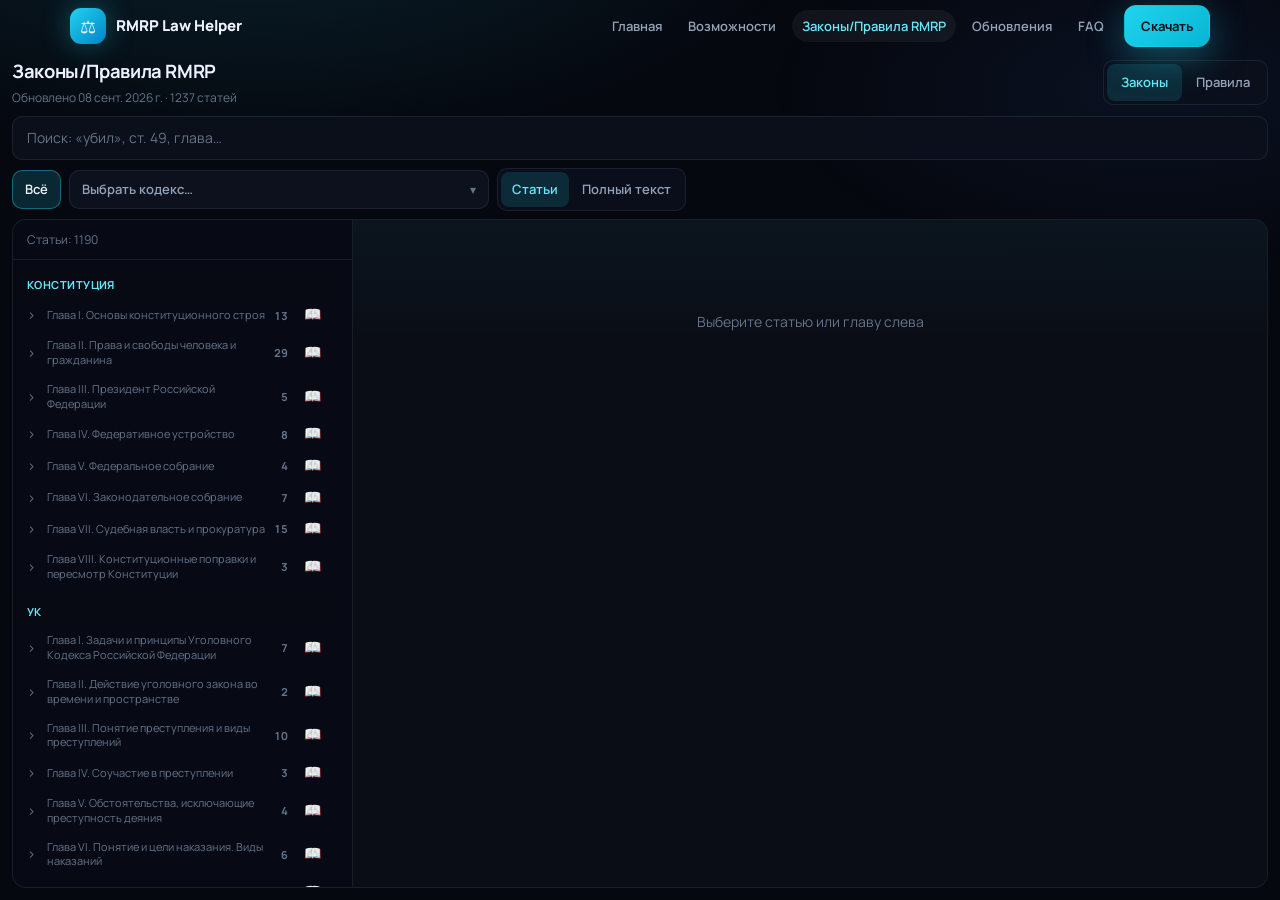
<file: laws.html>
<!DOCTYPE html>
<html lang="ru">
<head>
  <meta charset="UTF-8" />
  <meta name="viewport" content="width=device-width, initial-scale=1.0" />
  <title>Законы и правила — RMRP Law Helper</title>
  <meta name="description" content="Справочник законов и правил RMRP онлайн: поиск по статьям УК, КоАП, ПДД и правилам проекта." />
  <link rel="icon" href="data:image/svg+xml,<svg xmlns='http://www.w3.org/2000/svg' viewBox='0 0 100 100'><text y='.9em' font-size='90'>⚖</text></svg>" />
  <link rel="stylesheet" href="css/style.css?v=25" />
</head>
<body data-page="laws" class="laws-page">
  <main class="laws-main">
    <div class="laws-shell container">
      <header class="laws-top">
        <div class="laws-top-text">
          <h1>Законы/Правила RMRP</h1>
          <p id="laws-meta">Загрузка…</p>
        </div>
        <div class="laws-mode" role="tablist" aria-label="Режим">
          <button type="button" class="laws-mode-btn is-active" data-mode="laws" role="tab" aria-selected="true">Законы</button>
          <button type="button" class="laws-mode-btn" data-mode="rules" role="tab" aria-selected="false">Правила</button>
        </div>
      </header>

      <div class="laws-controls">
        <label class="laws-search">
          <span class="visually-hidden">Поиск</span>
          <input type="search" id="laws-search-input" placeholder="Поиск: «убил», ст. 49, глава…" autocomplete="off" />
        </label>

        <div class="laws-scope-bar">
          <button type="button" class="laws-all-btn" id="laws-all-btn" data-tab="ALL">Всё</button>

          <div class="laws-doc-dropdown" id="laws-doc-dropdown">
            <button type="button" class="laws-doc-trigger" id="laws-doc-trigger" aria-haspopup="listbox" aria-expanded="false">
              <span id="laws-doc-trigger-label">Выбрать кодекс…</span>
              <span class="laws-doc-caret" aria-hidden="true">▾</span>
            </button>
            <div class="laws-doc-panel" id="laws-doc-panel" hidden>
              <input type="search" class="laws-doc-filter" id="laws-doc-filter" placeholder="Найти кодекс…" autocomplete="off" />
              <div class="laws-doc-list" id="laws-doc-list" role="listbox"></div>
            </div>
          </div>

          <div class="laws-view-toggle" role="tablist" aria-label="Вид">
            <button type="button" class="laws-view-btn is-active" data-view="list" id="laws-view-list">Статьи</button>
            <button type="button" class="laws-view-btn" data-view="fulltext" id="laws-view-fulltext">Полный текст</button>
          </div>

          <a class="laws-forum-btn" id="laws-forum-btn" href="#" target="_blank" rel="noopener noreferrer" hidden>На форум</a>
        </div>
      </div>

      <div class="laws-workspace" id="laws-workspace" data-view="list">
        <aside class="laws-sidebar" id="laws-sidebar">
          <div class="laws-sidebar-head">
            <span id="laws-status">—</span>
          </div>
          <div class="laws-list" id="laws-list" tabindex="-1"></div>
        </aside>

        <section class="laws-reader" id="laws-reader" aria-live="polite">
          <div class="laws-reader-empty" id="laws-reader-empty">
            <p>Выберите статью или главу слева</p>
          </div>
          <article class="laws-reader-article" id="laws-reader-article" hidden>
            <header class="laws-reader-head">
              <p class="laws-reader-kicker" id="laws-reader-kicker"></p>
              <h2 id="laws-reader-title"></h2>
              <p class="laws-reader-chapter" id="laws-reader-chapter"></p>
              <a id="laws-reader-forum" class="laws-reader-forum" href="#" target="_blank" rel="noopener noreferrer" hidden>Открыть тему на форуме →</a>
            </header>
            <div class="laws-reader-body" id="laws-reader-body"></div>
          </article>
          <div class="laws-chapter-view" id="laws-chapter-view" hidden></div>
          <div class="laws-fulltext" id="laws-fulltext" hidden></div>
        </section>
      </div>
    </div>
  </main>

  <script src="js/dataPaths.js?v=1"></script>
  <script src="js/smartSearch.js?v=6"></script>
  <script src="config.js?v=6"></script>
  <script src="js/layout.js?v=6"></script>
  <script src="js/normalizeArticleText.js?v=1"></script>
  <script src="js/laws.js?v=27"></script>
</body>
</html>
</file>
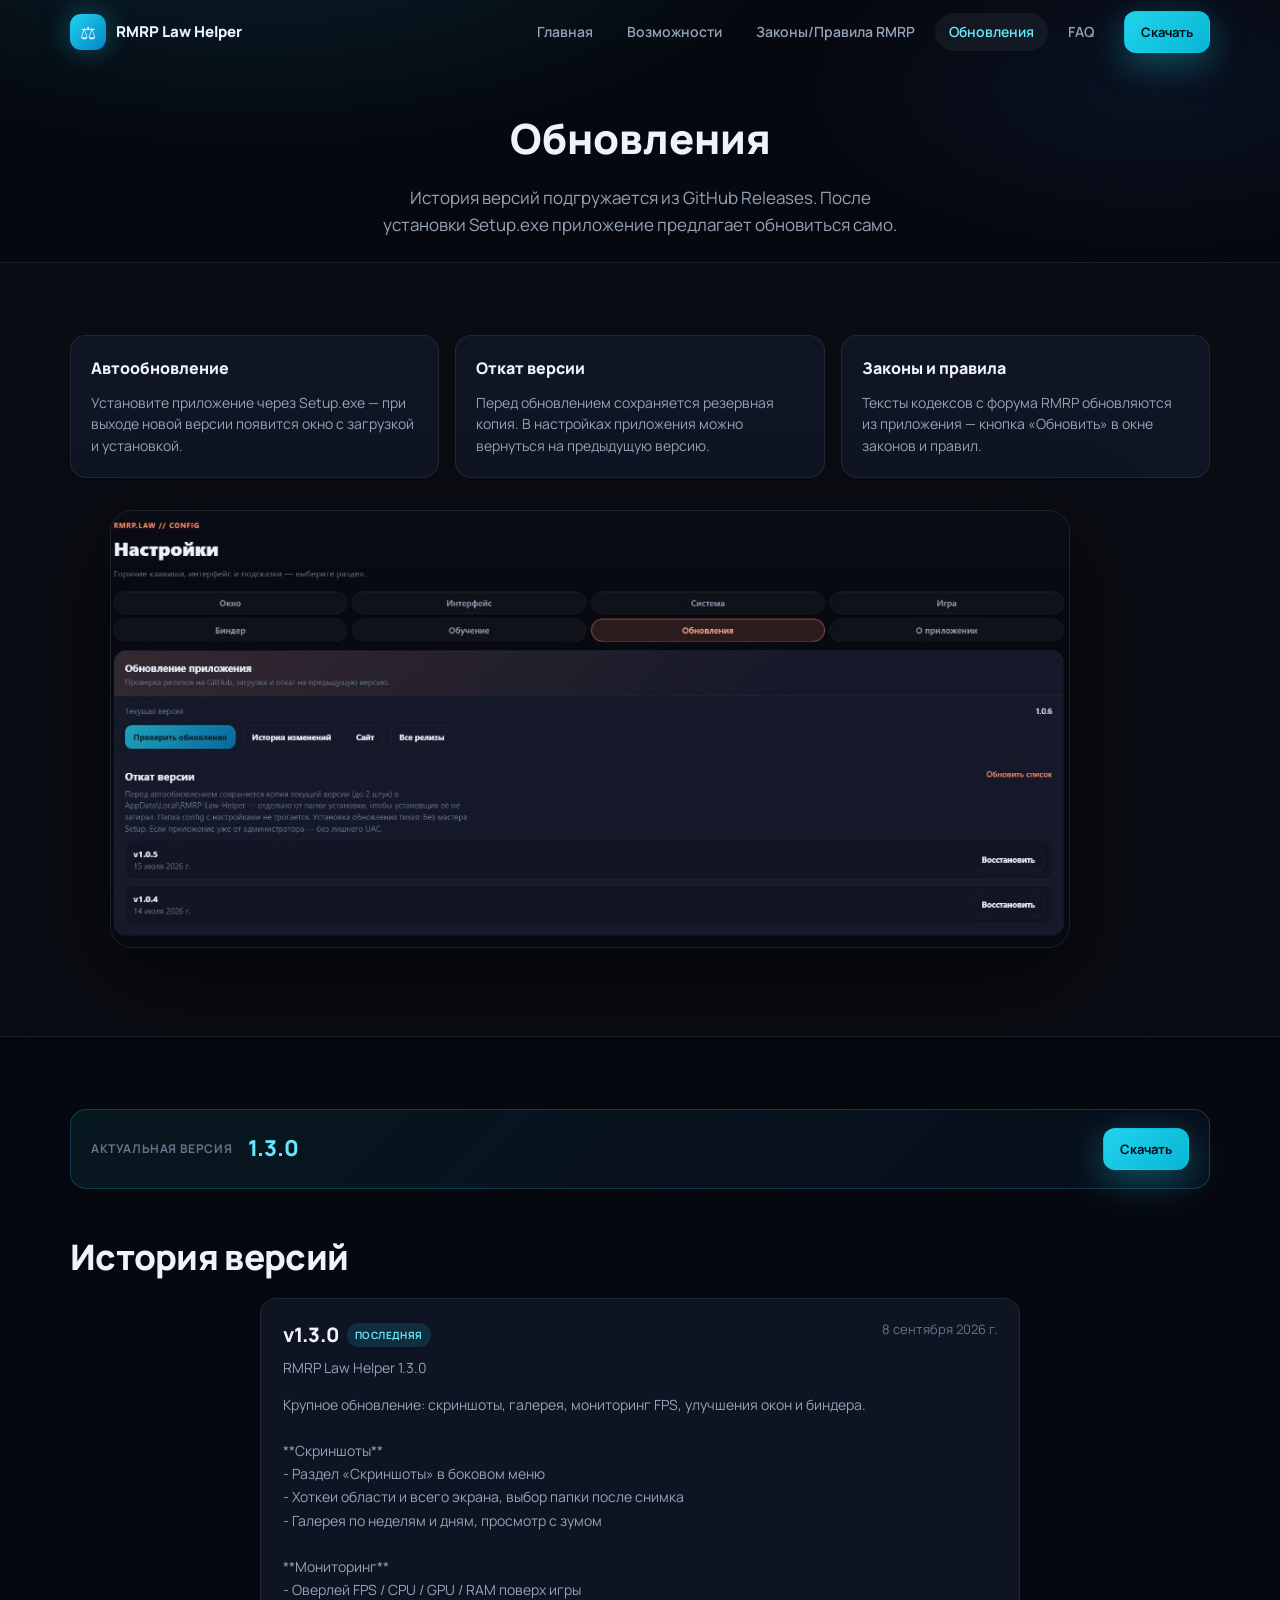
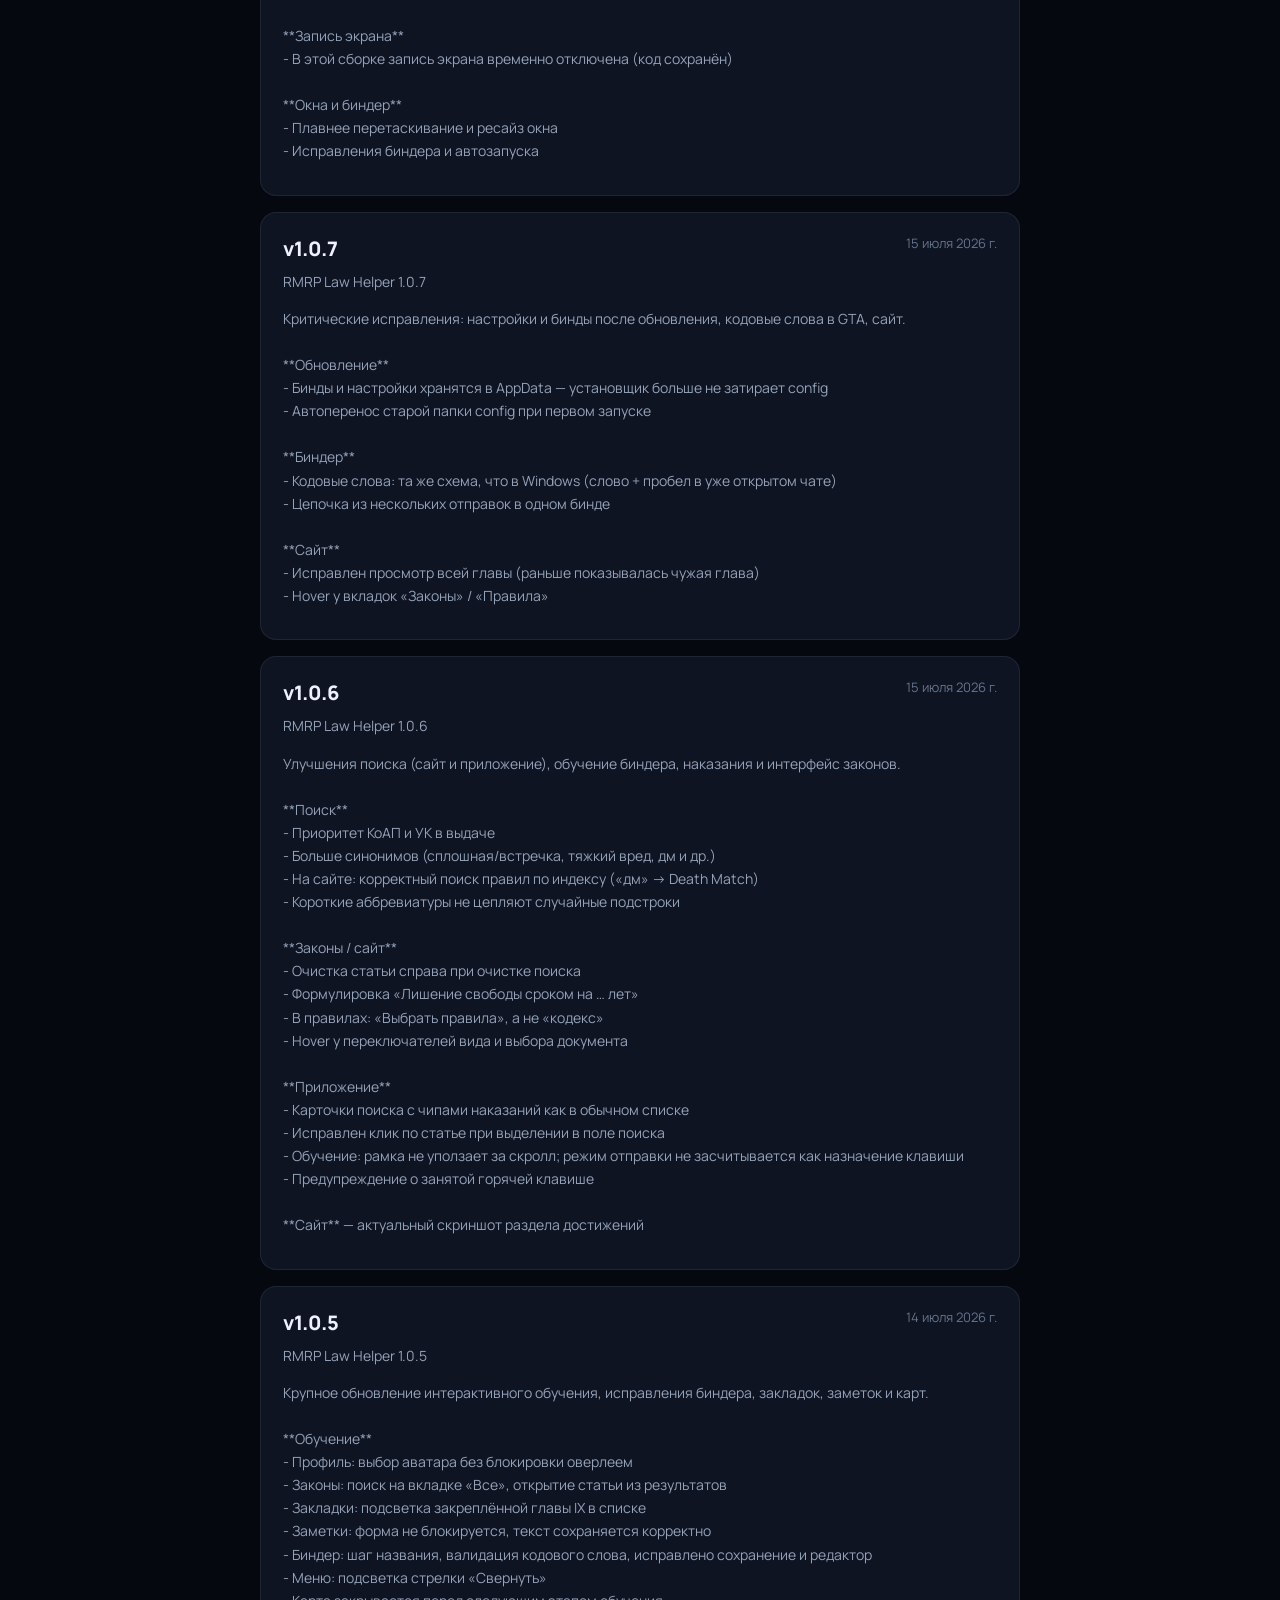
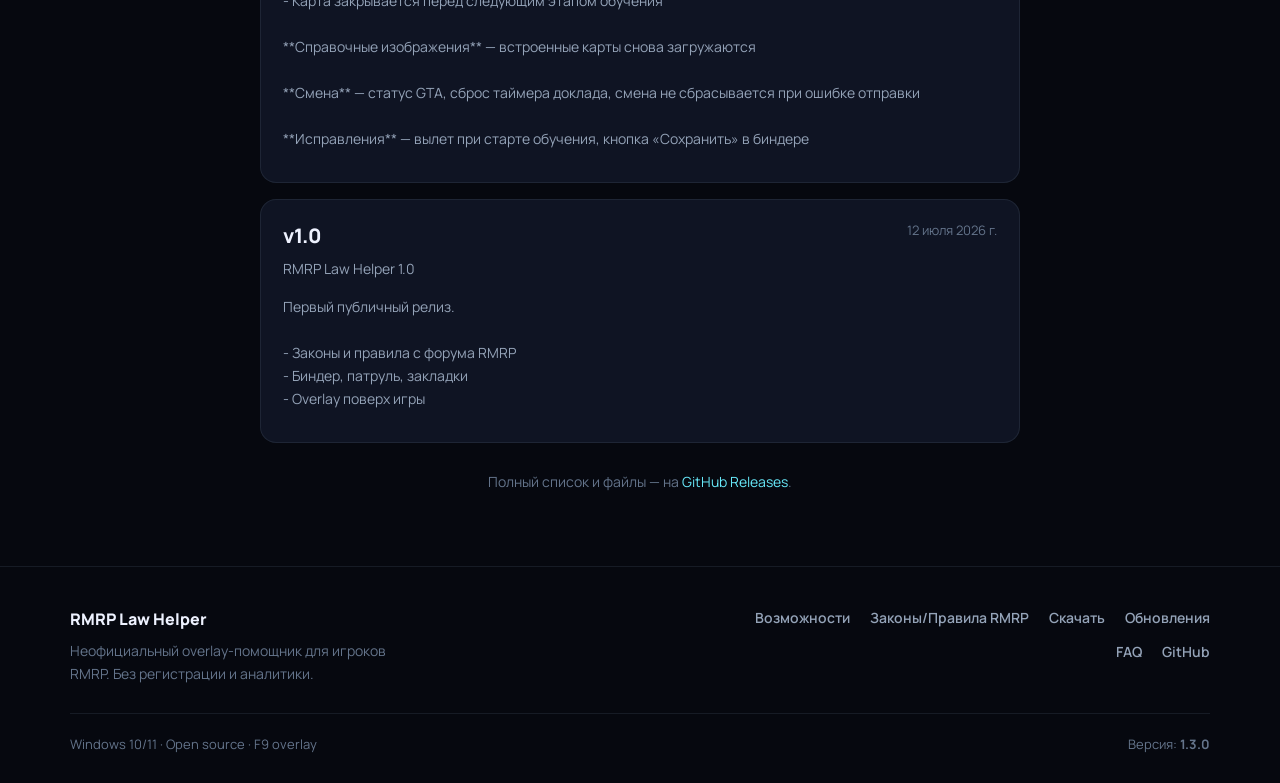
<file: updates.html>
<!DOCTYPE html>
<html lang="ru">
<head>
  <meta charset="UTF-8" />
  <meta name="viewport" content="width=device-width, initial-scale=1.0" />
  <title>Обновления — RMRP Law Helper</title>
  <meta name="description" content="История версий RMRP Law Helper и автоматические обновления приложения." />
  <link rel="icon" href="data:image/svg+xml,<svg xmlns='http://www.w3.org/2000/svg' viewBox='0 0 100 100'><text y='.9em' font-size='90'>⚖</text></svg>" />
  <link rel="stylesheet" href="css/style.css" />
</head>
<body data-page="updates">
  <main>
    <div class="page-head container reveal">
      <h1>Обновления</h1>
      <p>История версий подгружается из GitHub Releases. После установки Setup.exe приложение предлагает обновиться само.</p>
    </div>

    <section class="section section-alt">
      <div class="container">
        <div class="updates-info-grid reveal">
          <article class="updates-info-card">
            <h2>Автообновление</h2>
            <p>Установите приложение через Setup.exe — при выходе новой версии появится окно с загрузкой и установкой.</p>
          </article>
          <article class="updates-info-card">
            <h2>Откат версии</h2>
            <p>Перед обновлением сохраняется резервная копия. В настройках приложения можно вернуться на предыдущую версию.</p>
          </article>
          <article class="updates-info-card">
            <h2>Законы и правила</h2>
            <p>Тексты кодексов с форума RMRP обновляются из приложения — кнопка «Обновить» в окне законов и правил.</p>
          </article>
        </div>
        <figure class="screenshot-frame reveal" style="margin-top: 32px; max-width: 960px;">
          <img src="images/screenshot-updates.png" alt="Вкладка «Обновления» в настройках: проверка релизов, история и откат версии" loading="lazy" />
        </figure>
      </div>
    </section>

    <section class="section">
      <div class="container">
        <div class="updates-latest reveal">
          <span class="updates-latest-label">Актуальная версия</span>
          <strong class="updates-latest-version" data-version>…</strong>
          <a class="btn btn-primary btn-sm download-link" href="download.html">Скачать</a>
        </div>

        <h2 class="section-title reveal" style="margin-top: 40px;">История версий</h2>
        <div id="changelog-root" class="changelog-list" aria-live="polite">
          <p class="changelog-status">Загрузка…</p>
        </div>
        <p class="changelog-footnote reveal">
          Полный список и файлы — на <a class="github-releases-link" href="#">GitHub Releases</a>.
        </p>
      </div>
    </section>
  </main>

  <script src="config.js?v=6"></script>
  <script src="js/layout.js"></script>
  <script src="js/changelog.js"></script>
  <script src="js/main.js?v=3"></script>
  <script src="js/animations.js"></script>
</body>
</html>
</file>
<file: css/style.css>
@import url('https://fonts.googleapis.com/css2?family=Manrope:wght@400;500;600;700;800&display=swap');

:root {
  --bg: #06080f;
  --bg-elevated: #0c101c;
  --bg-card: rgba(20, 26, 44, 0.72);
  --bg-card-solid: #141a2c;
  --text: #eef2ff;
  --text-muted: #94a3b8;
  --text-dim: #64748b;
  --accent: #22d3ee;
  --accent-soft: #67e8f9;
  --accent-dim: rgba(34, 211, 238, 0.14);
  --accent-glow: rgba(34, 211, 238, 0.35);
  --border: rgba(100, 116, 139, 0.18);
  --radius: 16px;
  --radius-lg: 22px;
  --shadow: 0 28px 90px rgba(0, 0, 0, 0.55);
  --font: 'Manrope', 'Segoe UI', system-ui, sans-serif;
  --mono: Consolas, ui-monospace, monospace;
  --max: 1140px;
  --header-h: 64px;
}

*, *::before, *::after { box-sizing: border-box; }
html { scroll-behavior: smooth; }
body {
  margin: 0;
  font-family: var(--font);
  background: var(--bg);
  color: var(--text);
  line-height: 1.6;
}

body::before {
  content: '';
  position: fixed;
  inset: 0;
  background:
    radial-gradient(ellipse 80% 50% at 20% -10%, rgba(34, 211, 238, 0.12), transparent 55%),
    radial-gradient(ellipse 60% 40% at 90% 10%, rgba(59, 130, 246, 0.08), transparent 50%);
  pointer-events: none;
  z-index: -1;
}

a { color: var(--accent-soft); text-decoration: none; }
a:hover { text-decoration: underline; }
img { max-width: 100%; display: block; }
code {
  font-family: var(--mono);
  font-size: 0.9em;
  padding: 2px 6px;
  border-radius: 6px;
  background: rgba(255, 255, 255, 0.06);
}

.container {
  width: min(100% - 32px, var(--max));
  margin-inline: auto;
}

/* Header */
.site-header {
  position: sticky;
  top: 0;
  z-index: 50;
  border-bottom: 1px solid transparent;
  transition: background 0.25s ease, border-color 0.25s ease, box-shadow 0.25s ease;
}
.site-header.is-scrolled {
  background: rgba(6, 8, 15, 0.88);
  backdrop-filter: blur(16px);
  border-color: var(--border);
  box-shadow: 0 8px 32px rgba(0, 0, 0, 0.25);
}
.site-header-inner {
  display: flex;
  align-items: center;
  gap: 16px;
  min-height: var(--header-h);
}
.logo {
  display: flex;
  align-items: center;
  gap: 10px;
  font-weight: 800;
  font-size: 15px;
  color: var(--text);
  text-decoration: none;
  margin-right: auto;
}
.logo:hover { text-decoration: none; }
.logo-mark {
  width: 36px;
  height: 36px;
  border-radius: 11px;
  background: linear-gradient(135deg, var(--accent), #0284c7);
  display: grid;
  place-items: center;
  font-size: 18px;
  box-shadow: 0 0 28px var(--accent-glow);
}
.nav {
  display: flex;
  gap: 6px;
}
.nav-link {
  padding: 8px 14px;
  border-radius: 999px;
  font-size: 14px;
  font-weight: 600;
  color: var(--text-muted);
  text-decoration: none;
  transition: color 0.2s, background 0.2s;
}
.nav-link:hover,
.nav-link.is-active {
  color: var(--text);
  background: rgba(255, 255, 255, 0.05);
  text-decoration: none;
}
.nav-link.is-active { color: var(--accent-soft); }
.header-download { flex-shrink: 0; }
.nav-toggle {
  display: none;
  flex-direction: column;
  align-items: center;
  justify-content: center;
  width: 42px;
  height: 42px;
  border-radius: 12px;
  border: 1px solid var(--border);
  background: rgba(255, 255, 255, 0.03);
  padding: 0;
  cursor: pointer;
  transition: background 0.2s ease, border-color 0.2s ease;
}
.nav-toggle:hover {
  background: rgba(255, 255, 255, 0.06);
  border-color: rgba(34, 211, 238, 0.35);
}
.nav-toggle-bar {
  display: block;
  width: 18px;
  height: 2px;
  background: var(--text);
  border-radius: 2px;
  transition: transform 0.25s ease, opacity 0.2s ease, width 0.2s ease;
}
.nav-toggle-bar + .nav-toggle-bar { margin-top: 5px; }
.site-header.mobile-nav-open .nav-toggle-bar:nth-child(1) {
  transform: translateY(7px) rotate(45deg);
}
.site-header.mobile-nav-open .nav-toggle-bar:nth-child(2) {
  opacity: 0;
  width: 0;
}
.site-header.mobile-nav-open .nav-toggle-bar:nth-child(3) {
  transform: translateY(-7px) rotate(-45deg);
}

/* Mobile navigation */
body.mobile-nav-lock { overflow: hidden; }
.mobile-nav {
  position: fixed;
  inset: 0;
  z-index: 60;
  pointer-events: none;
}
.mobile-nav[hidden] { display: none; }
.mobile-nav:not([hidden]) { pointer-events: auto; }
.mobile-nav-backdrop {
  position: absolute;
  inset: 0;
  border: 0;
  background: rgba(3, 6, 12, 0.72);
  backdrop-filter: blur(4px);
  opacity: 0;
  animation: mobile-nav-fade-in 0.22s ease forwards;
}
.mobile-nav-panel {
  position: absolute;
  top: calc(var(--header-h) + 8px);
  left: 12px;
  right: 12px;
  max-height: calc(100vh - var(--header-h) - 24px);
  overflow: auto;
  border: 1px solid var(--border);
  border-radius: 18px;
  background: linear-gradient(180deg, rgba(16, 22, 38, 0.98), rgba(10, 14, 24, 0.98));
  box-shadow: 0 28px 80px rgba(0, 0, 0, 0.55);
  padding: 16px;
  transform: translateY(-10px) scale(0.98);
  opacity: 0;
  animation: mobile-nav-panel-in 0.28s cubic-bezier(0.22, 1, 0.36, 1) forwards;
}
@keyframes mobile-nav-fade-in {
  to { opacity: 1; }
}
@keyframes mobile-nav-panel-in {
  to {
    opacity: 1;
    transform: translateY(0) scale(1);
  }
}
.mobile-nav-panel-head {
  display: flex;
  align-items: flex-start;
  justify-content: space-between;
  gap: 12px;
  padding: 4px 4px 12px;
  border-bottom: 1px solid var(--border);
  margin-bottom: 10px;
}
.mobile-nav-kicker {
  margin: 0;
  font-size: 10px;
  font-weight: 700;
  letter-spacing: 0.08em;
  text-transform: uppercase;
  color: var(--accent-soft);
}
.mobile-nav-title {
  margin: 4px 0 0;
  font-size: 18px;
  font-weight: 800;
  color: var(--text);
}
.mobile-nav-close {
  width: 36px;
  height: 36px;
  border: 1px solid var(--border);
  border-radius: 10px;
  background: rgba(255, 255, 255, 0.03);
  color: var(--text-muted);
  font-size: 22px;
  line-height: 1;
  cursor: pointer;
}
.mobile-nav-close:hover { color: var(--text); }
.mobile-nav-inner {
  display: flex;
  flex-direction: column;
  gap: 8px;
  padding: 4px 0 12px;
}
.mobile-nav-link {
  display: flex;
  align-items: center;
  justify-content: space-between;
  gap: 12px;
  padding: 14px 16px;
  border-radius: 14px;
  border: 1px solid transparent;
  background: rgba(255, 255, 255, 0.02);
  color: var(--text);
  text-decoration: none;
  font-size: 15px;
  font-weight: 700;
  transition: background 0.2s ease, border-color 0.2s ease, transform 0.2s ease;
}
.mobile-nav-link:hover {
  text-decoration: none;
  background: rgba(255, 255, 255, 0.05);
  border-color: var(--border);
}
.mobile-nav-link.is-active {
  color: var(--accent-soft);
  background: var(--accent-dim);
  border-color: rgba(34, 211, 238, 0.28);
}
.mobile-nav-link-arrow {
  color: var(--text-dim);
  font-size: 18px;
  line-height: 1;
}
.mobile-nav-footer {
  padding-top: 12px;
  border-top: 1px solid var(--border);
  display: flex;
  flex-direction: column;
  gap: 10px;
}
.mobile-nav-download {
  width: 100%;
  justify-content: center;
}
.mobile-nav-version {
  margin: 0;
  text-align: center;
  font-size: 12px;
  color: var(--text-dim);
}

.download-card-note {
  margin: 14px 0 0;
  font-size: 12px;
  color: var(--text-dim);
}
.download-card-note code {
  font-size: 11px;
}
.download-options {
  display: grid;
  grid-template-columns: repeat(2, minmax(0, 1fr));
  gap: 16px;
  max-width: 820px;
}
.download-options--single {
  grid-template-columns: 1fr;
  max-width: 480px;
  margin: 0 auto;
}

/* Download page */
.download-hero-section {
  padding: 48px 0 32px;
}
.download-hero-container {
  display: flex;
  justify-content: center;
}
.download-hero {
  position: relative;
  flex: 0 1 560px;
  width: min(100%, 560px);
  margin-inline: auto;
  padding: 40px 36px 32px;
  border-radius: var(--radius-lg);
  border: 1px solid rgba(34, 211, 238, 0.22);
  background:
    linear-gradient(165deg, rgba(34, 211, 238, 0.1) 0%, rgba(20, 26, 44, 0.85) 42%, rgba(12, 16, 28, 0.95) 100%);
  box-shadow: var(--shadow), 0 0 0 1px rgba(255, 255, 255, 0.03) inset;
  text-align: center;
  overflow: hidden;
}
.download-hero-glow {
  position: absolute;
  top: -40%;
  left: 50%;
  width: 320px;
  height: 320px;
  transform: translateX(-50%);
  background: radial-gradient(circle, rgba(34, 211, 238, 0.18), transparent 68%);
  pointer-events: none;
}
.download-hero-icon {
  position: relative;
  z-index: 1;
  width: 64px;
  height: 64px;
  margin: 0 auto 20px;
  border-radius: 18px;
  display: grid;
  place-items: center;
  font-size: 30px;
  background: linear-gradient(135deg, var(--accent), #0284c7);
  box-shadow: 0 0 40px var(--accent-glow);
}
.download-hero-title {
  position: relative;
  z-index: 1;
  margin: 0 0 8px;
  font-size: clamp(1.5rem, 3.5vw, 2rem);
  font-weight: 800;
  letter-spacing: -0.02em;
}
.download-hero-subtitle {
  position: relative;
  z-index: 1;
  margin: 0 0 14px;
  font-size: 14px;
  font-weight: 600;
  color: var(--accent-soft);
}
.download-hero-lead {
  position: relative;
  z-index: 1;
  margin: 0 auto 28px;
  max-width: 40ch;
  font-size: 15px;
  line-height: 1.65;
  color: var(--text-muted);
}
.download-hero-actions {
  position: relative;
  z-index: 1;
  display: flex;
  justify-content: center;
  width: 100%;
}
.download-mirrors {
  position: relative;
  z-index: 1;
  margin: 16px auto 0;
  max-width: 340px;
}
.download-mirrors[hidden] {
  display: none;
}
.download-mirrors-label {
  margin: 0 0 8px;
  font-size: 12px;
  color: var(--text-dim);
}
.download-mirrors-actions {
  display: flex;
  flex-wrap: wrap;
  justify-content: center;
  gap: 8px;
}
.download-mirrors-actions .btn {
  min-width: 140px;
}
.download-hero-btn {
  display: flex;
  align-items: center;
  justify-content: center;
  gap: 10px;
  width: min(100%, 340px);
  padding: 16px 24px;
  font-size: 16px;
  font-weight: 700;
  box-shadow: 0 0 32px rgba(34, 211, 238, 0.28);
}
.download-hero-btn:hover {
  box-shadow: 0 0 44px rgba(34, 211, 238, 0.4);
}
.download-hero-btn-icon {
  display: inline-flex;
  width: 22px;
  height: 22px;
  align-items: center;
  justify-content: center;
  border-radius: 50%;
  background: rgba(0, 0, 0, 0.2);
  font-size: 14px;
  font-weight: 800;
}
.download-hero-note {
  position: relative;
  z-index: 1;
  margin: 16px auto 0;
  max-width: 36ch;
  font-size: 13px;
  line-height: 1.5;
  color: var(--text-dim);
}
.download-hero-file {
  position: relative;
  z-index: 1;
  margin: 12px 0 0;
  font-size: 12px;
  color: var(--text-dim);
}
.download-hero-file[hidden] {
  display: none !important;
}
.download-hero-file code {
  font-size: 11px;
  padding: 3px 8px;
  border-radius: 6px;
  background: rgba(0, 0, 0, 0.25);
  border: 1px solid var(--border);
}
.download-hero-links {
  position: relative;
  z-index: 1;
  display: flex;
  flex-wrap: wrap;
  justify-content: center;
  gap: 10px;
  margin-top: 24px;
  padding-top: 20px;
  border-top: 1px solid var(--border);
}
.download-details {
  padding-top: 0;
}
.download-details-grid {
  display: grid;
  grid-template-columns: repeat(2, minmax(0, 1fr));
  gap: 20px;
  max-width: 880px;
  margin-inline: auto;
}
.download-panel {
  padding: 24px 26px;
  border-radius: var(--radius);
  border: 1px solid var(--border);
  background: var(--bg-card);
}
.download-panel-title {
  margin: 0 0 18px;
  font-size: 18px;
  font-weight: 700;
}
.download-steps {
  list-style: none;
  margin: 0;
  padding: 0;
  display: grid;
  gap: 16px;
  counter-reset: download-step;
}
.download-steps li {
  position: relative;
  padding-left: 36px;
  counter-increment: download-step;
}
.download-steps li::before {
  content: counter(download-step);
  position: absolute;
  left: 0;
  top: 2px;
  width: 24px;
  height: 24px;
  border-radius: 50%;
  display: grid;
  place-items: center;
  font-size: 12px;
  font-weight: 800;
  color: var(--accent);
  background: rgba(34, 211, 238, 0.12);
  border: 1px solid rgba(34, 211, 238, 0.25);
}
.download-step-label {
  display: block;
  font-size: 15px;
  font-weight: 600;
  margin-bottom: 4px;
}
.download-step-hint {
  display: block;
  font-size: 13px;
  line-height: 1.5;
  color: var(--text-muted);
}
.download-specs {
  margin: 0;
  display: grid;
  gap: 14px;
}
.download-specs div {
  display: grid;
  grid-template-columns: 120px 1fr;
  gap: 12px;
  align-items: baseline;
}
.download-specs dt {
  margin: 0;
  font-size: 13px;
  font-weight: 700;
  color: var(--text-dim);
  text-transform: uppercase;
  letter-spacing: 0.04em;
}
.download-specs dd {
  margin: 0;
  font-size: 14px;
  color: var(--text-muted);
  line-height: 1.45;
}
.btn-lg {
  padding: 15px 26px;
  font-size: 15px;
}
.download-card {
  padding: 24px;
  border-radius: var(--radius);
  border: 1px solid var(--border);
  background: var(--bg-card);
}
.download-card--primary {
  border-color: rgba(34, 211, 238, 0.28);
  background: linear-gradient(180deg, rgba(34, 211, 238, 0.08), rgba(20, 26, 44, 0.72));
}
.download-card-badge {
  display: inline-block;
  margin-bottom: 10px;
  font-size: 10px;
  font-weight: 700;
  letter-spacing: 0.06em;
  text-transform: uppercase;
  color: var(--accent-soft);
}
.download-card h2 {
  margin: 0 0 8px;
  font-size: 20px;
  font-weight: 800;
}
.download-card p {
  margin: 0 0 18px;
  font-size: 14px;
  line-height: 1.55;
  color: var(--text-muted);
}
.download-card .btn {
  width: 100%;
  justify-content: center;
}

.btn {
  display: inline-flex;
  align-items: center;
  justify-content: center;
  gap: 8px;
  padding: 13px 22px;
  border-radius: 12px;
  font-size: 14px;
  font-weight: 700;
  border: 1px solid transparent;
  cursor: pointer;
  text-decoration: none;
  transition: transform 0.2s ease, box-shadow 0.2s ease, filter 0.2s ease;
}
.btn:hover { text-decoration: none; transform: translateY(-2px); }
.btn-primary {
  background: linear-gradient(135deg, var(--accent), #06b6d4);
  color: #031016;
  box-shadow: 0 10px 36px var(--accent-glow);
}
.btn-primary:hover { filter: brightness(1.05); }
.btn-ghost {
  background: rgba(255, 255, 255, 0.03);
  border-color: var(--border);
  color: var(--text);
}
.btn-sm { padding: 10px 16px; font-size: 13px; }

/* Reveal animations */
.reveal {
  opacity: 0;
  transform: translateY(24px);
  transition: opacity 0.65s ease var(--reveal-delay, 0ms), transform 0.65s ease var(--reveal-delay, 0ms);
}
.reveal.is-visible {
  opacity: 1;
  transform: translateY(0);
}

/* Hero */
.page-hero {
  padding: 48px 0 72px;
  position: relative;
}
.page-hero-grid {
  display: grid;
  grid-template-columns: 1.05fr 0.95fr;
  gap: 48px;
  align-items: center;
}
.page-hero-grid--solo {
  grid-template-columns: 1fr;
  max-width: 720px;
  text-align: center;
}
.page-hero-grid--solo .badges { justify-content: center; }
.page-hero-grid--solo .hero-lead { margin-inline: auto; }
.page-hero-grid--solo .hero-actions { justify-content: center; }
.badges {
  display: flex;
  flex-wrap: wrap;
  gap: 8px;
  margin-bottom: 20px;
}
.badge {
  font-size: 11px;
  font-weight: 700;
  letter-spacing: 0.02em;
  text-transform: uppercase;
  padding: 6px 11px;
  border-radius: 999px;
  border: 1px solid var(--border);
  color: var(--text-muted);
  background: rgba(255, 255, 255, 0.03);
}
.page-hero h1 {
  margin: 0 0 18px;
  font-size: clamp(2.1rem, 4.5vw, 3.2rem);
  line-height: 1.1;
  letter-spacing: -0.03em;
  font-weight: 800;
}
.page-hero h1 em {
  font-style: normal;
  background: linear-gradient(135deg, var(--accent-soft), #38bdf8);
  -webkit-background-clip: text;
  background-clip: text;
  color: transparent;
}
.hero-lead {
  margin: 0 0 28px;
  font-size: 18px;
  color: var(--text-muted);
  max-width: 38ch;
}
.hero-actions {
  display: flex;
  flex-wrap: wrap;
  gap: 12px;
  margin-bottom: 14px;
}
.hero-note {
  font-size: 13px;
  color: var(--text-dim);
}
.hero-note strong { color: var(--accent-soft); font-family: var(--mono); }

.hero-visual {
  position: relative;
}
.hero-glow {
  position: absolute;
  inset: 10% -10%;
  background: radial-gradient(circle, var(--accent-glow), transparent 65%);
  filter: blur(40px);
  animation: pulse-glow 4s ease-in-out infinite;
}
@keyframes pulse-glow {
  0%, 100% { opacity: 0.5; transform: scale(1); }
  50% { opacity: 0.85; transform: scale(1.05); }
}
.screenshot-frame {
  position: relative;
  display: flex;
  flex-direction: column;
  border-radius: var(--radius-lg);
  border: 1px solid var(--border);
  overflow: hidden;
  box-shadow: var(--shadow);
  background: var(--bg-elevated);
  animation: float-y 5s ease-in-out infinite;
}
@keyframes float-y {
  0%, 100% { transform: translateY(0); }
  50% { transform: translateY(-8px); }
}
.screenshot-frame img {
  width: 100%;
  height: auto;
  max-height: 520px;
  object-fit: contain;
  object-position: center top;
  display: block;
  background: #080c12;
}
.screenshot-expandable {
  cursor: zoom-in;
}
.screenshot-expandable:focus-visible {
  outline: 2px solid var(--accent);
  outline-offset: 3px;
}
.screenshot-expandable::after {
  content: '🔍';
  position: absolute;
  top: 12px;
  right: 12px;
  width: 32px;
  height: 32px;
  display: flex;
  align-items: center;
  justify-content: center;
  border-radius: 8px;
  background: rgba(0, 0, 0, 0.55);
  border: 1px solid rgba(255, 255, 255, 0.12);
  font-size: 14px;
  opacity: 0;
  transition: opacity 0.2s ease;
  pointer-events: none;
}
.screenshot-expandable:hover::after,
.screenshot-expandable:focus-visible::after {
  opacity: 1;
}
.screenshot-caption {
  margin: 0;
  padding: 8px 12px;
  font-size: 12px;
  line-height: 1.35;
  color: var(--text-dim);
  border-top: 1px solid var(--border);
  background: rgba(0, 0, 0, 0.25);
  flex-shrink: 0;
}

/* Sections */
.section {
  padding: 72px 0;
}
.section-alt {
  background: rgba(255, 255, 255, 0.02);
  border-block: 1px solid var(--border);
}
.section-title {
  margin: 0 0 12px;
  font-size: clamp(1.6rem, 3vw, 2.2rem);
  font-weight: 800;
  letter-spacing: -0.02em;
}
.section-lead {
  margin: 0 0 40px;
  color: var(--text-muted);
  font-size: 17px;
  max-width: 58ch;
}

/* Feature cards home */
.features-grid {
  display: grid;
  grid-template-columns: repeat(4, minmax(0, 1fr));
  gap: 16px;
}
.feature-card {
  position: relative;
  display: flex;
  flex-direction: column;
  min-height: 100%;
  padding: 22px;
  border-radius: var(--radius);
  border: 1px solid var(--border);
  background:
    linear-gradient(160deg, rgba(34, 211, 238, 0.06), transparent 42%),
    var(--bg-card);
  backdrop-filter: blur(8px);
  transition: border-color 0.25s, transform 0.25s, box-shadow 0.25s;
  overflow: hidden;
}
.feature-card::after {
  content: '';
  position: absolute;
  inset: auto -20% -40% auto;
  width: 120px;
  height: 120px;
  border-radius: 50%;
  background: radial-gradient(circle, rgba(34, 211, 238, 0.12), transparent 70%);
  pointer-events: none;
}
.feature-card:hover {
  border-color: rgba(34, 211, 238, 0.45);
  transform: translateY(-4px);
  box-shadow: 0 16px 48px rgba(0, 0, 0, 0.3), 0 0 0 1px rgba(34, 211, 238, 0.08);
}
.feature-icon {
  display: grid;
  place-items: center;
  width: 44px;
  height: 44px;
  margin-bottom: 14px;
  border-radius: 12px;
  font-size: 22px;
  background: rgba(34, 211, 238, 0.1);
  border: 1px solid rgba(34, 211, 238, 0.22);
}
.feature-card h3 { margin: 0 0 8px; font-size: 17px; font-weight: 700; }
.feature-card p {
  margin: 0;
  font-size: 14px;
  color: var(--text-muted);
  flex: 1;
  line-height: 1.5;
}
.feature-card a {
  display: inline-block;
  margin-top: 14px;
  font-size: 13px;
  font-weight: 700;
  color: var(--accent-soft);
}

/* Feature detail blocks */
.feature-block {
  display: grid;
  grid-template-columns: 1fr 1fr;
  gap: 40px;
  align-items: center;
  margin-bottom: 72px;
}
.feature-block:last-child { margin-bottom: 0; }
.feature-block.reverse .feature-block-media { order: 2; }
.feature-block.reverse .feature-block-text { order: 1; }
.feature-block-text h2 {
  margin: 0 0 12px;
  font-size: 26px;
  font-weight: 800;
}
.feature-block-text .tag {
  display: inline-block;
  margin-bottom: 12px;
  font-size: 11px;
  font-weight: 700;
  text-transform: uppercase;
  letter-spacing: 0.06em;
  color: var(--accent-soft);
}
.feature-block-text p {
  margin: 0 0 14px;
  color: var(--text-muted);
  font-size: 15px;
}
.feature-list {
  margin: 16px 0 0;
  padding: 0;
  list-style: none;
}
.feature-list li {
  position: relative;
  padding-left: 22px;
  margin-bottom: 8px;
  font-size: 14px;
  color: var(--text-muted);
}
.feature-list li::before {
  content: '→';
  position: absolute;
  left: 0;
  color: var(--accent);
}

/* Gallery */
.gallery {
  display: grid;
  grid-template-columns: repeat(2, 1fr);
  gap: 16px;
  align-items: start;
}
.gallery-item {
  position: relative;
  display: flex;
  flex-direction: column;
  border-radius: var(--radius);
  overflow: hidden;
  border: 1px solid var(--border);
  background: var(--bg-card-solid);
  transition: transform 0.3s ease;
}
.gallery-item:hover { transform: scale(1.02); }
.gallery-item img {
  width: 100%;
  height: auto;
  max-height: 360px;
  object-fit: contain;
  object-position: center top;
  display: block;
  background: #080c12;
  flex-shrink: 0;
}
.gallery-item figcaption {
  margin: 0;
  padding: 8px 12px;
  font-size: 12px;
  line-height: 1.35;
  color: var(--text-dim);
  border-top: 1px solid var(--border);
  background: rgba(0, 0, 0, 0.2);
  flex-shrink: 0;
}

/* Steps */
.steps {
  display: grid;
  grid-template-columns: repeat(3, 1fr);
  gap: 20px;
}
.step {
  padding: 24px;
  border-radius: var(--radius);
  border: 1px solid var(--border);
  background: var(--bg-card);
}
.step-num {
  width: 32px;
  height: 32px;
  border-radius: 10px;
  background: var(--accent-dim);
  color: var(--accent-soft);
  font-weight: 800;
  display: grid;
  place-items: center;
  margin-bottom: 14px;
  font-size: 14px;
}
.step h3 { margin: 0 0 8px; font-size: 17px; }
.step p { margin: 0; font-size: 14px; color: var(--text-muted); }

/* YouTube */
.video-embed-wrap {
  max-width: 900px;
  margin: 0 auto;
}

.video-embed {
  position: relative;
  width: 100%;
  aspect-ratio: 16 / 9;
  border-radius: var(--radius);
  overflow: hidden;
  border: 1px solid var(--border);
  background: #000;
  box-shadow: var(--shadow);
}

.video-embed iframe {
  position: absolute;
  inset: 0;
  width: 100%;
  height: 100%;
  border: 0;
}

/* FAQ */
.faq-list {
  display: flex;
  flex-direction: column;
  gap: 12px;
  max-width: 760px;
  margin-inline: auto;
}
.faq-item {
  border: 1px solid var(--border);
  border-radius: var(--radius);
  background: var(--bg-card);
  overflow: hidden;
}
.faq-item summary {
  padding: 18px 20px;
  cursor: pointer;
  font-weight: 700;
  list-style: none;
}
.faq-item summary::-webkit-details-marker { display: none; }
.faq-item p {
  margin: 0;
  padding: 0 20px 18px;
  font-size: 15px;
  color: var(--text-muted);
}

/* Changelog */
.changelog-list {
  display: flex;
  flex-direction: column;
  gap: 16px;
  max-width: 760px;
  margin-inline: auto;
}
.changelog-status {
  text-align: center;
  color: var(--text-muted);
  margin: 0;
}
.changelog-item {
  border: 1px solid var(--border);
  border-radius: var(--radius);
  background: var(--bg-card);
  padding: 20px 22px;
}
.changelog-item-head {
  display: flex;
  flex-wrap: wrap;
  align-items: flex-start;
  justify-content: space-between;
  gap: 12px;
  margin-bottom: 14px;
}
.changelog-version {
  margin: 0;
  font-size: 1.25rem;
  font-weight: 800;
  display: flex;
  flex-wrap: wrap;
  align-items: center;
  gap: 8px;
}
.changelog-badge {
  font-size: 10px;
  font-weight: 700;
  text-transform: uppercase;
  letter-spacing: 0.04em;
  padding: 4px 8px;
  border-radius: 999px;
  background: var(--accent-dim);
  color: var(--accent-soft);
}
.changelog-title {
  margin: 6px 0 0;
  font-size: 14px;
  color: var(--text-muted);
}
.changelog-date {
  font-size: 13px;
  color: var(--text-dim);
  white-space: nowrap;
}
.changelog-body {
  margin: 0 0 12px;
  font-size: 14px;
  line-height: 1.65;
  color: var(--text-muted);
  white-space: pre-wrap;
}
.changelog-empty {
  margin: 0 0 12px;
  font-size: 14px;
  color: var(--text-dim);
  font-style: italic;
}
.changelog-release-link {
  font-size: 13px;
  font-weight: 600;
}
.changelog-footnote {
  margin: 28px auto 0;
  max-width: 760px;
  text-align: center;
  font-size: 14px;
  color: var(--text-dim);
}

/* Updates page */
.updates-info-grid {
  display: grid;
  grid-template-columns: repeat(3, 1fr);
  gap: 16px;
}
.updates-info-card {
  padding: 20px;
  border-radius: var(--radius);
  border: 1px solid var(--border);
  background: var(--bg-card);
}
.updates-info-card h2 {
  margin: 0 0 10px;
  font-size: 16px;
  font-weight: 800;
}
.updates-info-card p {
  margin: 0;
  font-size: 14px;
  line-height: 1.55;
  color: var(--text-muted);
}
.updates-latest {
  display: flex;
  flex-wrap: wrap;
  align-items: center;
  gap: 12px 16px;
  padding: 18px 20px;
  border-radius: var(--radius);
  border: 1px solid rgba(34, 211, 238, 0.22);
  background: linear-gradient(135deg, rgba(34, 211, 238, 0.08), rgba(59, 130, 246, 0.05));
}
.updates-latest-label {
  font-size: 12px;
  font-weight: 700;
  text-transform: uppercase;
  letter-spacing: 0.05em;
  color: var(--text-dim);
}
.updates-latest-version {
  font-size: 22px;
  font-weight: 800;
  color: var(--accent-soft);
  margin-right: auto;
}

/* CTA */
.cta-banner {
  padding: 48px;
  border-radius: var(--radius-lg);
  border: 1px solid rgba(34, 211, 238, 0.28);
  background: linear-gradient(135deg, rgba(34, 211, 238, 0.1), rgba(6, 182, 212, 0.04));
  text-align: center;
  margin: 48px 0 80px;
}
.cta-banner h2 { margin: 0 0 10px; font-size: 28px; }
.cta-banner p { margin: 0 0 24px; color: var(--text-muted); }

/* Page header inner */
.page-head {
  padding: 40px 0 24px;
  text-align: center;
}
.page-head h1 {
  margin: 0 0 12px;
  font-size: clamp(1.8rem, 4vw, 2.6rem);
  font-weight: 800;
}
.page-head p {
  margin: 0 auto;
  max-width: 52ch;
  color: var(--text-muted);
  font-size: 17px;
}

/* Footer */
.site-footer {
  border-top: 1px solid var(--border);
  padding: 40px 0 28px;
  margin-top: auto;
}
body {
  min-height: 100vh;
  display: flex;
  flex-direction: column;
}
main { flex: 1; }
.footer-grid {
  display: grid;
  grid-template-columns: 1.4fr 1fr;
  gap: 24px;
  margin-bottom: 28px;
}
.footer-brand { font-weight: 800; font-size: 16px; margin-bottom: 8px; }
.footer-desc { margin: 0; font-size: 14px; color: var(--text-dim); max-width: 36ch; }
.footer-links {
  display: flex;
  flex-wrap: wrap;
  gap: 12px 20px;
  align-content: start;
  justify-content: flex-end;
}
.footer-links a {
  color: var(--text-muted);
  font-size: 14px;
  font-weight: 600;
  text-decoration: none;
}
.footer-links a:hover { color: var(--accent-soft); }
.footer-bottom {
  display: flex;
  flex-wrap: wrap;
  gap: 12px;
  justify-content: space-between;
  font-size: 13px;
  color: var(--text-dim);
  padding-top: 20px;
  border-top: 1px solid var(--border);
}

@media (max-width: 900px) {
  .nav { display: none; }
  .header-download { display: none; }
  .nav-toggle { display: inline-flex; }
  .page-hero { padding: 32px 0 56px; }
  .page-hero-grid,
  .feature-block,
  .footer-grid { grid-template-columns: 1fr; }
  .page-hero-grid--solo { text-align: left; }
  .page-hero-grid--solo .badges { justify-content: flex-start; }
  .page-hero-grid--solo .hero-actions { justify-content: flex-start; }
  .hero-lead { max-width: none; font-size: 16px; }
  .section { padding: 48px 0; }
  .feature-block.reverse .feature-block-media,
  .feature-block.reverse .feature-block-text { order: unset; }
  .steps { grid-template-columns: 1fr; }
  .gallery { grid-template-columns: 1fr; }
  .updates-info-grid { grid-template-columns: 1fr; }
  .download-options { grid-template-columns: 1fr; }
  .download-hero { padding: 28px 22px 24px; }
  .download-details-grid { grid-template-columns: 1fr; }
  .download-specs div { grid-template-columns: 1fr; gap: 4px; }
  .footer-links { justify-content: flex-start; }
  .screenshot-frame { animation: none; }
}

@media (max-width: 960px) {
  .features-grid { grid-template-columns: repeat(2, minmax(0, 1fr)); }
}

@media (max-width: 480px) {
  .container { width: min(100% - 24px, var(--max)); }
  .features-grid { grid-template-columns: 1fr; }
  .hero-actions { flex-direction: column; }
  .hero-actions .btn { width: 100%; }
  .page-hero h1 { font-size: clamp(1.7rem, 9vw, 2.2rem); }
  .cta-banner { padding: 28px 20px; }
}

/* Lightbox */
body.lightbox-open { overflow: hidden; }
.lightbox-overlay {
  position: fixed;
  inset: 0;
  z-index: 10000;
  display: flex;
  align-items: center;
  justify-content: center;
  padding: 20px;
  background: rgba(5, 8, 14, 0.94);
  backdrop-filter: blur(6px);
  animation: lightbox-in 0.2s ease;
}
@keyframes lightbox-in {
  from { opacity: 0; }
  to { opacity: 1; }
}
.lightbox-content {
  margin: 0;
  max-width: min(96vw, 1500px);
  display: flex;
  flex-direction: column;
  align-items: center;
}
.lightbox-content img {
  max-width: 100%;
  max-height: calc(92vh - 56px);
  width: auto;
  height: auto;
  object-fit: contain;
  border-radius: var(--radius);
  border: 1px solid var(--border);
  box-shadow: var(--shadow);
  background: #080c12;
}
.lightbox-content figcaption {
  margin-top: 14px;
  max-width: 60ch;
  text-align: center;
  font-size: 14px;
  color: var(--text-muted);
  line-height: 1.5;
}
.lightbox-close {
  position: absolute;
  top: 16px;
  right: 16px;
  width: 44px;
  height: 44px;
  border: 1px solid var(--border);
  border-radius: 12px;
  background: rgba(0, 0, 0, 0.45);
  color: var(--text);
  font-size: 28px;
  line-height: 1;
  cursor: pointer;
  transition: background 0.2s ease, border-color 0.2s ease;
}
.lightbox-close:hover {
  background: rgba(255, 255, 255, 0.08);
  border-color: var(--accent);
}

@media (prefers-reduced-motion: reduce) {
  .reveal { opacity: 1; transform: none; transition: none; }
  .screenshot-frame, .hero-glow { animation: none; }
  body { opacity: 1; }
  .lightbox-overlay { animation: none; }
  .mobile-nav-backdrop,
  .mobile-nav-panel { animation: none; opacity: 1; transform: none; }
}

/* —— Laws / rules browser —— */
.visually-hidden {
  position: absolute;
  width: 1px;
  height: 1px;
  padding: 0;
  margin: -1px;
  overflow: hidden;
  clip: rect(0, 0, 0, 0);
  white-space: nowrap;
  border: 0;
}

body.laws-page {
  --header-h: 52px;
  height: 100vh;
  height: 100dvh;
  overflow: hidden;
}
body.laws-page .site-header-inner {
  min-height: var(--header-h);
  gap: 10px;
}
body.laws-page .nav-link {
  padding: 6px 10px;
  font-size: 13px;
}
body.laws-page .site-footer { display: none; }

.laws-main {
  padding: 4px 0 12px;
  height: calc(100vh - var(--header-h));
  height: calc(100dvh - var(--header-h));
  overflow: hidden;
  display: flex;
  flex-direction: column;
}

.laws-shell {
  --laws-max: 1280px;
  width: min(100% - 24px, var(--laws-max));
  display: flex;
  flex-direction: column;
  gap: 8px;
  flex: 1;
  min-height: 0;
  overflow: hidden;
}

.laws-top {
  display: flex;
  align-items: center;
  justify-content: space-between;
  gap: 12px;
  flex-wrap: wrap;
  flex-shrink: 0;
}
.laws-top-text h1 {
  margin: 0 0 2px;
  font-size: 1.15rem;
  letter-spacing: -0.02em;
}
.laws-top-text p {
  margin: 0;
  font-size: 12px;
  color: var(--text-dim);
}

.laws-mode {
  display: inline-flex;
  padding: 3px;
  border-radius: 10px;
  border: 1px solid var(--border);
  background: rgba(12, 16, 28, 0.9);
}
.laws-mode-btn {
  border: none;
  background: transparent;
  color: var(--text-muted);
  font: inherit;
  font-weight: 600;
  font-size: 13px;
  padding: 8px 14px;
  border-radius: 8px;
  cursor: pointer;
  transition: background 0.15s ease, color 0.15s ease;
}
.laws-mode-btn:hover:not(.is-active) {
  background: rgba(34, 211, 238, 0.1);
  color: var(--accent-soft);
}
.laws-mode-btn.is-active {
  background: var(--accent-dim);
  color: var(--accent-soft);
}
.laws-mode-btn.is-active:hover {
  background: rgba(34, 211, 238, 0.22);
}

.laws-controls {
  display: flex;
  flex-direction: column;
  gap: 8px;
  flex-shrink: 0;
}

.laws-search input {
  width: 100%;
  padding: 10px 14px;
  border-radius: 10px;
  border: 1px solid var(--border);
  background: rgba(12, 16, 28, 0.95);
  color: var(--text);
  font: inherit;
  font-size: 14px;
  outline: none;
}
.laws-search input:focus {
  border-color: rgba(34, 211, 238, 0.45);
  box-shadow: 0 0 0 3px var(--accent-dim);
}
.laws-search input::placeholder { color: var(--text-dim); }

.laws-scope-bar {
  display: flex;
  flex-wrap: wrap;
  align-items: center;
  gap: 8px;
}

.laws-all-btn,
.laws-doc-trigger,
.laws-view-btn,
.laws-forum-btn {
  border: 1px solid var(--border);
  background: rgba(20, 26, 44, 0.55);
  color: var(--text-muted);
  font: inherit;
  font-size: 13px;
  font-weight: 600;
  padding: 8px 12px;
  border-radius: 10px;
  cursor: pointer;
  text-decoration: none;
  white-space: nowrap;
  transition: color 0.18s ease, background 0.18s ease, border-color 0.18s ease;
}
.laws-all-btn.is-active,
.laws-doc-trigger.is-active,
.laws-view-btn.is-active {
  background: rgba(34, 211, 238, 0.16);
  border-color: rgba(34, 211, 238, 0.4);
  color: var(--text);
}
.laws-all-btn:not(.is-active):hover,
.laws-doc-trigger:not(.is-active):hover,
.laws-view-btn:not(.is-active):hover {
  color: var(--text);
  background: rgba(34, 211, 238, 0.1);
  border-color: rgba(34, 211, 238, 0.28);
}
.laws-forum-btn {
  margin-left: auto;
  color: var(--accent-soft);
  border-color: rgba(34, 211, 238, 0.28);
}
.laws-forum-btn:hover { text-decoration: underline; }

.laws-view-toggle {
  display: inline-flex;
  padding: 3px;
  border-radius: 10px;
  border: 1px solid var(--border);
  background: rgba(12, 16, 28, 0.9);
  gap: 2px;
}
.laws-view-btn {
  border: none;
  background: transparent;
  border-radius: 8px;
  padding: 7px 11px;
}
.laws-view-btn.is-active {
  background: var(--accent-dim);
  border-color: transparent;
  color: var(--accent-soft);
}
.laws-view-btn:not(.is-active):hover {
  color: var(--accent-soft);
  background: rgba(34, 211, 238, 0.1);
  border-color: transparent;
}

.laws-doc-dropdown {
  position: relative;
  min-width: min(320px, 100%);
  flex: 1 1 220px;
  max-width: 420px;
}
.laws-doc-trigger {
  width: 100%;
  display: flex;
  align-items: center;
  justify-content: space-between;
  gap: 10px;
  text-align: left;
}
.laws-doc-trigger[aria-expanded='true'] {
  color: var(--text);
  background: rgba(34, 211, 238, 0.12);
  border-color: rgba(34, 211, 238, 0.32);
}
#laws-doc-trigger-label {
  overflow: hidden;
  text-overflow: ellipsis;
}
.laws-doc-caret {
  color: var(--text-dim);
  font-size: 12px;
}
.laws-doc-panel {
  position: absolute;
  z-index: 40;
  top: calc(100% + 6px);
  left: 0;
  right: 0;
  display: flex;
  flex-direction: column;
  max-height: min(360px, 50vh);
  border: 1px solid var(--border);
  border-radius: 12px;
  background: #0c1220;
  box-shadow: 0 18px 48px rgba(0, 0, 0, 0.45);
  overflow: hidden;
}
.laws-doc-panel[hidden] { display: none !important; }
.laws-doc-filter {
  width: 100%;
  border: none;
  border-bottom: 1px solid var(--border);
  background: transparent;
  color: var(--text);
  font: inherit;
  font-size: 13px;
  padding: 10px 12px;
  outline: none;
}
.laws-doc-list {
  overflow: auto;
  padding: 6px;
  scrollbar-gutter: stable;
}
.laws-doc-item {
  width: 100%;
  display: grid;
  grid-template-columns: 88px minmax(0, 1fr);
  gap: 8px;
  text-align: left;
  border: none;
  background: transparent;
  color: inherit;
  font: inherit;
  padding: 8px 10px;
  border-radius: 8px;
  cursor: default;
}
.laws-doc-item:hover,
.laws-doc-item.is-active {
  background: rgba(34, 211, 238, 0.1);
}
.laws-doc-code {
  font-size: 12px;
  font-weight: 700;
  color: var(--accent-soft);
}
.laws-doc-title {
  font-size: 12px;
  color: var(--text-muted);
  line-height: 1.35;
}
.laws-doc-empty {
  margin: 12px;
  font-size: 13px;
  color: var(--text-dim);
}

.laws-workspace {
  flex: 1;
  min-height: 0;
  display: grid;
  grid-template-columns: minmax(260px, 340px) minmax(0, 1fr);
  grid-template-rows: minmax(0, 1fr);
  border: 1px solid var(--border);
  border-radius: 14px;
  overflow: hidden;
  background: rgba(10, 14, 24, 0.72);
}
.laws-workspace[data-view="fulltext"] {
  grid-template-columns: minmax(0, 1fr);
}
.laws-workspace[data-view="fulltext"] .laws-sidebar {
  display: none;
}

.laws-sidebar {
  display: flex;
  flex-direction: column;
  min-width: 0;
  min-height: 0;
  max-height: 100%;
  overflow: hidden;
  border-right: 1px solid var(--border);
  background: rgba(8, 11, 20, 0.65);
}
.laws-sidebar-head {
  flex-shrink: 0;
  padding: 10px 14px;
  font-size: 12px;
  color: var(--text-dim);
  border-bottom: 1px solid var(--border);
}

.laws-list {
  flex: 1 1 auto;
  min-height: 0;
  overflow-x: hidden;
  overflow-y: auto;
  overscroll-behavior: contain;
  padding: 8px 0 16px;
  scrollbar-gutter: stable;
}

.laws-group-block { margin-bottom: 8px; }
.laws-group-label {
  position: sticky;
  top: 0;
  z-index: 1;
  margin: 0;
  padding: 8px 14px 6px;
  font-size: 11px;
  font-weight: 700;
  letter-spacing: 0.04em;
  text-transform: uppercase;
  color: var(--accent-soft);
  background: rgba(8, 11, 20, 0.94);
  backdrop-filter: blur(6px);
}

.laws-chapter-block { margin-bottom: 2px; }
.laws-chapter-head {
  display: flex;
  align-items: stretch;
  gap: 0;
}
.laws-chapter-block.is-chapter-active .laws-chapter-head {
  background: rgba(34, 211, 238, 0.08);
  box-shadow: inset 3px 0 0 var(--accent);
}
.laws-chapter-toggle {
  display: grid;
  grid-template-columns: 14px minmax(0, 1fr) auto;
  align-items: center;
  gap: 6px;
  flex: 1;
  min-width: 0;
  text-align: left;
  border: none;
  background: transparent;
  color: inherit;
  font: inherit;
  padding: 7px 8px 5px 14px;
  cursor: pointer;
}
.laws-chapter-open {
  flex-shrink: 0;
  align-self: center;
  margin-right: 8px;
  border: 1px solid transparent;
  border-radius: 8px;
  background: transparent;
  color: var(--text-dim);
  font-size: 14px;
  line-height: 1;
  padding: 4px 7px;
  cursor: pointer;
}
.laws-chapter-open:hover {
  color: var(--accent-soft);
  border-color: rgba(34, 211, 238, 0.25);
  background: rgba(34, 211, 238, 0.08);
}
.laws-chapter-block.is-chapter-active .laws-chapter-open {
  color: var(--accent-soft);
  border-color: rgba(34, 211, 238, 0.35);
}
.laws-chapter-toggle:hover {
  background: rgba(255, 255, 255, 0.04);
}
.laws-chapter-chevron {
  color: var(--text-dim);
  font-size: 14px;
  line-height: 1;
  transition: transform 0.18s ease;
}
.laws-chapter-block.is-open .laws-chapter-chevron {
  transform: rotate(90deg);
  color: var(--accent-soft);
}
.laws-chapter-label {
  padding: 0;
  font-size: 11px;
  color: var(--text-dim);
  line-height: 1.35;
}
.laws-chapter-count {
  font-size: 11px;
  font-weight: 700;
  color: var(--text-dim);
  font-variant-numeric: tabular-nums;
}
.laws-chapter-items[hidden] { display: none !important; }

.laws-row {
  display: grid;
  grid-template-columns: 68px minmax(0, 1fr);
  gap: 8px;
  width: 100%;
  text-align: left;
  border: none;
  border-left: 2px solid transparent;
  background: transparent;
  color: inherit;
  font: inherit;
  padding: 8px 14px;
  cursor: default;
}
.laws-row:hover {
  background: rgba(255, 255, 255, 0.04);
}
.laws-row.is-active {
  background: rgba(34, 211, 238, 0.1);
  border-left-color: var(--accent);
}
.laws-row-num {
  font-size: 12px;
  font-weight: 700;
  color: var(--text-muted);
  font-variant-numeric: tabular-nums;
}
.laws-row.is-active .laws-row-num { color: var(--accent-soft); }
.laws-row-title {
  font-size: 13px;
  line-height: 1.35;
  color: var(--text);
  overflow: hidden;
  display: -webkit-box;
  -webkit-line-clamp: 3;
  -webkit-box-orient: vertical;
}

.laws-reader {
  min-width: 0;
  min-height: 0;
  max-height: 100%;
  overflow-x: hidden;
  overflow-y: auto;
  overscroll-behavior: contain;
  padding: 22px 28px 36px;
  background:
    linear-gradient(180deg, rgba(34, 211, 238, 0.04), transparent 120px),
    rgba(12, 16, 28, 0.35);
}

.laws-reader-empty {
  display: grid;
  place-items: center;
  min-height: 160px;
  color: var(--text-dim);
  font-size: 14px;
}
.laws-reader-empty[hidden],
.laws-reader-article[hidden] {
  display: none !important;
}
.laws-reader-empty p { margin: 0; }

.laws-reader-kicker {
  margin: 0 0 8px;
  font-size: 12px;
  font-weight: 700;
  color: var(--accent-soft);
}
.laws-reader-head h2 {
  margin: 0 0 8px;
  font-size: clamp(1.2rem, 2.4vw, 1.55rem);
  line-height: 1.3;
  letter-spacing: -0.02em;
}
.laws-reader-chapter {
  margin: 0 0 12px;
  font-size: 13px;
  color: var(--text-muted);
}
.laws-reader-forum {
  display: inline-block;
  margin-bottom: 18px;
  font-size: 13px;
  font-weight: 600;
  color: var(--accent-soft);
  text-decoration: none;
}
.laws-reader-forum:hover { text-decoration: underline; }

.laws-fulltext {
  display: flex;
  flex-direction: column;
  gap: 22px;
}
.laws-fulltext[hidden],
.laws-workspace[data-view="list"] .laws-fulltext {
  display: none !important;
}
.laws-chapter-view[hidden] {
  display: none !important;
}
.laws-chapter-reader-head h2 {
  margin: 0 0 6px;
  font-size: 1.25rem;
  line-height: 1.3;
}
.laws-chapter-reader-head p {
  margin: 0 0 18px;
  font-size: 13px;
  color: var(--text-muted);
}
.laws-chapter-reader-body {
  display: flex;
  flex-direction: column;
  gap: 18px;
}
.laws-chapter-article {
  padding-top: 4px;
  border-top: 1px solid var(--border);
}
.laws-chapter-article:first-child {
  border-top: none;
  padding-top: 0;
}
.laws-chapter-article-title {
  margin: 0 0 10px;
  font-size: 15px;
  font-weight: 700;
  line-height: 1.35;
}
.laws-chapter-article-parts {
  display: flex;
  flex-direction: column;
  gap: 10px;
}
.laws-workspace[data-view="fulltext"] .laws-reader-empty,
.laws-workspace[data-view="fulltext"] .laws-reader-article,
.laws-workspace[data-view="fulltext"] .laws-chapter-view {
  display: none !important;
}
.laws-fulltext-head h2 {
  margin: 0 0 6px;
  font-size: 1.35rem;
}
.laws-fulltext-head p {
  margin: 0 0 10px;
  color: var(--text-muted);
  font-size: 14px;
}
.laws-fulltext-head a {
  font-size: 13px;
  font-weight: 600;
  color: var(--accent-soft);
  text-decoration: none;
}
.laws-fulltext-head a:hover { text-decoration: underline; }
.laws-fulltext-doc-title {
  margin: 0 0 12px;
  font-size: 1.05rem;
  color: var(--accent-soft);
}
.laws-fulltext-chapter h3 {
  margin: 0 0 10px;
  font-size: 13px;
  font-weight: 600;
  color: var(--text-dim);
}
.laws-fulltext-article {
  margin-bottom: 14px;
}
.laws-fulltext-article h4 {
  margin: 0 0 8px;
  font-size: 14px;
  font-weight: 700;
}
.laws-fulltext-parts {
  display: flex;
  flex-direction: column;
  gap: 10px;
}

.laws-reader-body {
  display: flex;
  flex-direction: column;
  gap: 12px;
}

.laws-part {
  padding: 14px 16px;
  border-radius: 10px;
  border: 1px solid var(--border);
  background: rgba(8, 12, 22, 0.55);
}
.laws-part-num {
  display: inline-block;
  margin-bottom: 8px;
  font-size: 11px;
  font-weight: 700;
  color: var(--accent-soft);
}
.laws-part-text {
  margin: 0;
  font-size: 15px;
  line-height: 1.6;
  white-space: normal;
  overflow-wrap: anywhere;
}

.search-highlight {
  background: rgba(250, 204, 21, 0.35);
  color: inherit;
  border-radius: 2px;
  padding: 0 1px;
}
.laws-ref-link {
  color: var(--accent-soft);
  text-decoration: underline;
  text-decoration-style: dotted;
  text-underline-offset: 2px;
  cursor: pointer;
  font-weight: 600;
}
.laws-ref-link:hover {
  color: #67e8f9;
  text-decoration-style: solid;
}
.laws-sanction-row {
  display: flex;
  flex-direction: row;
  flex-wrap: wrap;
  align-items: center;
  gap: 8px;
  margin-top: 12px;
  padding-top: 10px;
  border-top: 1px solid var(--border);
}
.laws-sanction-tag {
  display: inline-flex;
  align-items: center;
  flex-shrink: 0;
  gap: 6px;
  padding: 5px 10px;
  border-radius: 999px;
  font-size: 12px;
  font-weight: 700;
  line-height: 1.2;
  letter-spacing: 0.02em;
  text-transform: uppercase;
  white-space: nowrap;
  background: linear-gradient(135deg, rgba(239, 68, 68, 0.22), rgba(249, 115, 22, 0.16));
  color: #fb7185;
  border: 1px solid rgba(251, 113, 133, 0.35);
}
.laws-part-punish {
  font-size: 13px;
  font-weight: 600;
  color: #4ade80;
  line-height: 1.45;
}
.laws-part-meta {
  margin: 6px 0 0;
  font-size: 12px;
  color: var(--text-muted);
}
.laws-sanction-chips {
  display: inline-flex;
  flex-wrap: wrap;
  align-items: center;
  gap: 6px;
}
.laws-sanction-chip {
  display: inline-flex;
  align-items: center;
  gap: 6px;
  padding: 5px 10px;
  border-radius: 999px;
  font-size: 12px;
  font-weight: 700;
  line-height: 1.2;
  border: 1px solid transparent;
  white-space: nowrap;
}
.laws-sanction-chip-label {
  opacity: 0.78;
  font-weight: 700;
}
.laws-sanction-chip-value {
  font-weight: 800;
  font-variant-numeric: tabular-nums;
}
.laws-sanction-chip--severe {
  color: #fecaca;
  background: linear-gradient(135deg, rgba(239, 68, 68, 0.3), rgba(127, 29, 29, 0.38));
  border-color: rgba(248, 113, 113, 0.5);
  box-shadow: 0 0 16px rgba(239, 68, 68, 0.16);
}
.laws-sanction-chip--heavy {
  color: #fed7aa;
  background: linear-gradient(135deg, rgba(249, 115, 22, 0.28), rgba(154, 52, 18, 0.34));
  border-color: rgba(251, 146, 60, 0.48);
  box-shadow: 0 0 14px rgba(249, 115, 22, 0.14);
}
.laws-sanction-chip--medium {
  color: #fef08a;
  background: linear-gradient(135deg, rgba(234, 179, 8, 0.24), rgba(133, 77, 14, 0.3));
  border-color: rgba(250, 204, 21, 0.45);
}
.laws-sanction-chip--light {
  color: #bbf7d0;
  background: linear-gradient(135deg, rgba(34, 197, 94, 0.2), rgba(21, 128, 61, 0.26));
  border-color: rgba(74, 222, 128, 0.4);
}
.laws-sanction-chip--fine {
  color: #86efac;
  background: linear-gradient(135deg, rgba(34, 197, 94, 0.24), rgba(6, 95, 70, 0.3));
  border-color: rgba(52, 211, 153, 0.45);
  box-shadow: 0 0 12px rgba(16, 185, 129, 0.14);
}
.laws-sanction-chip--sprp-severe,
.laws-sanction-chip--sprp-heavy,
.laws-sanction-chip--sprp-medium,
.laws-sanction-chip--sprp-light {
  color: #fde68a;
  background: linear-gradient(135deg, rgba(245, 158, 11, 0.3), rgba(146, 64, 14, 0.34));
  border-color: rgba(251, 191, 36, 0.55);
  box-shadow: 0 0 16px rgba(245, 158, 11, 0.2);
}
.laws-sanction-chip--sprp-severe .laws-sanction-chip-value,
.laws-sanction-chip--sprp-heavy .laws-sanction-chip-value {
  color: #fbbf24;
  text-shadow: 0 0 10px rgba(251, 191, 36, 0.5);
}
.laws-sanction-chip--sprp-medium .laws-sanction-chip-value,
.laws-sanction-chip--sprp-light .laws-sanction-chip-value {
  color: #fcd34d;
}

.laws-loading,
.laws-empty {
  margin: 16px 14px;
  color: var(--text-muted);
  font-size: 13px;
}

@media (max-width: 900px) {
  body.laws-page {
    height: auto;
    overflow: auto;
  }
  .laws-main {
    height: auto;
    overflow: visible;
    display: block;
  }
  .laws-shell {
    overflow: visible;
    min-height: auto;
  }
  .laws-workspace {
    grid-template-columns: 1fr;
    grid-template-rows: auto minmax(50vh, 1fr);
    height: auto;
    min-height: 70vh;
  }
  .laws-sidebar {
    border-right: none;
    border-bottom: 1px solid var(--border);
    max-height: 38vh;
  }
  .laws-list {
    max-height: calc(38vh - 40px);
  }
  body.laws-reading .laws-sidebar { display: none; }
  body.laws-reading .laws-reader { min-height: 70vh; }
  .laws-reader { padding: 18px 16px 28px; }
  .laws-forum-btn { margin-left: 0; }
  .laws-doc-dropdown { max-width: none; }
}

@media (prefers-reduced-motion: reduce) {
  .laws-row { transition: none; }
}
</file>
